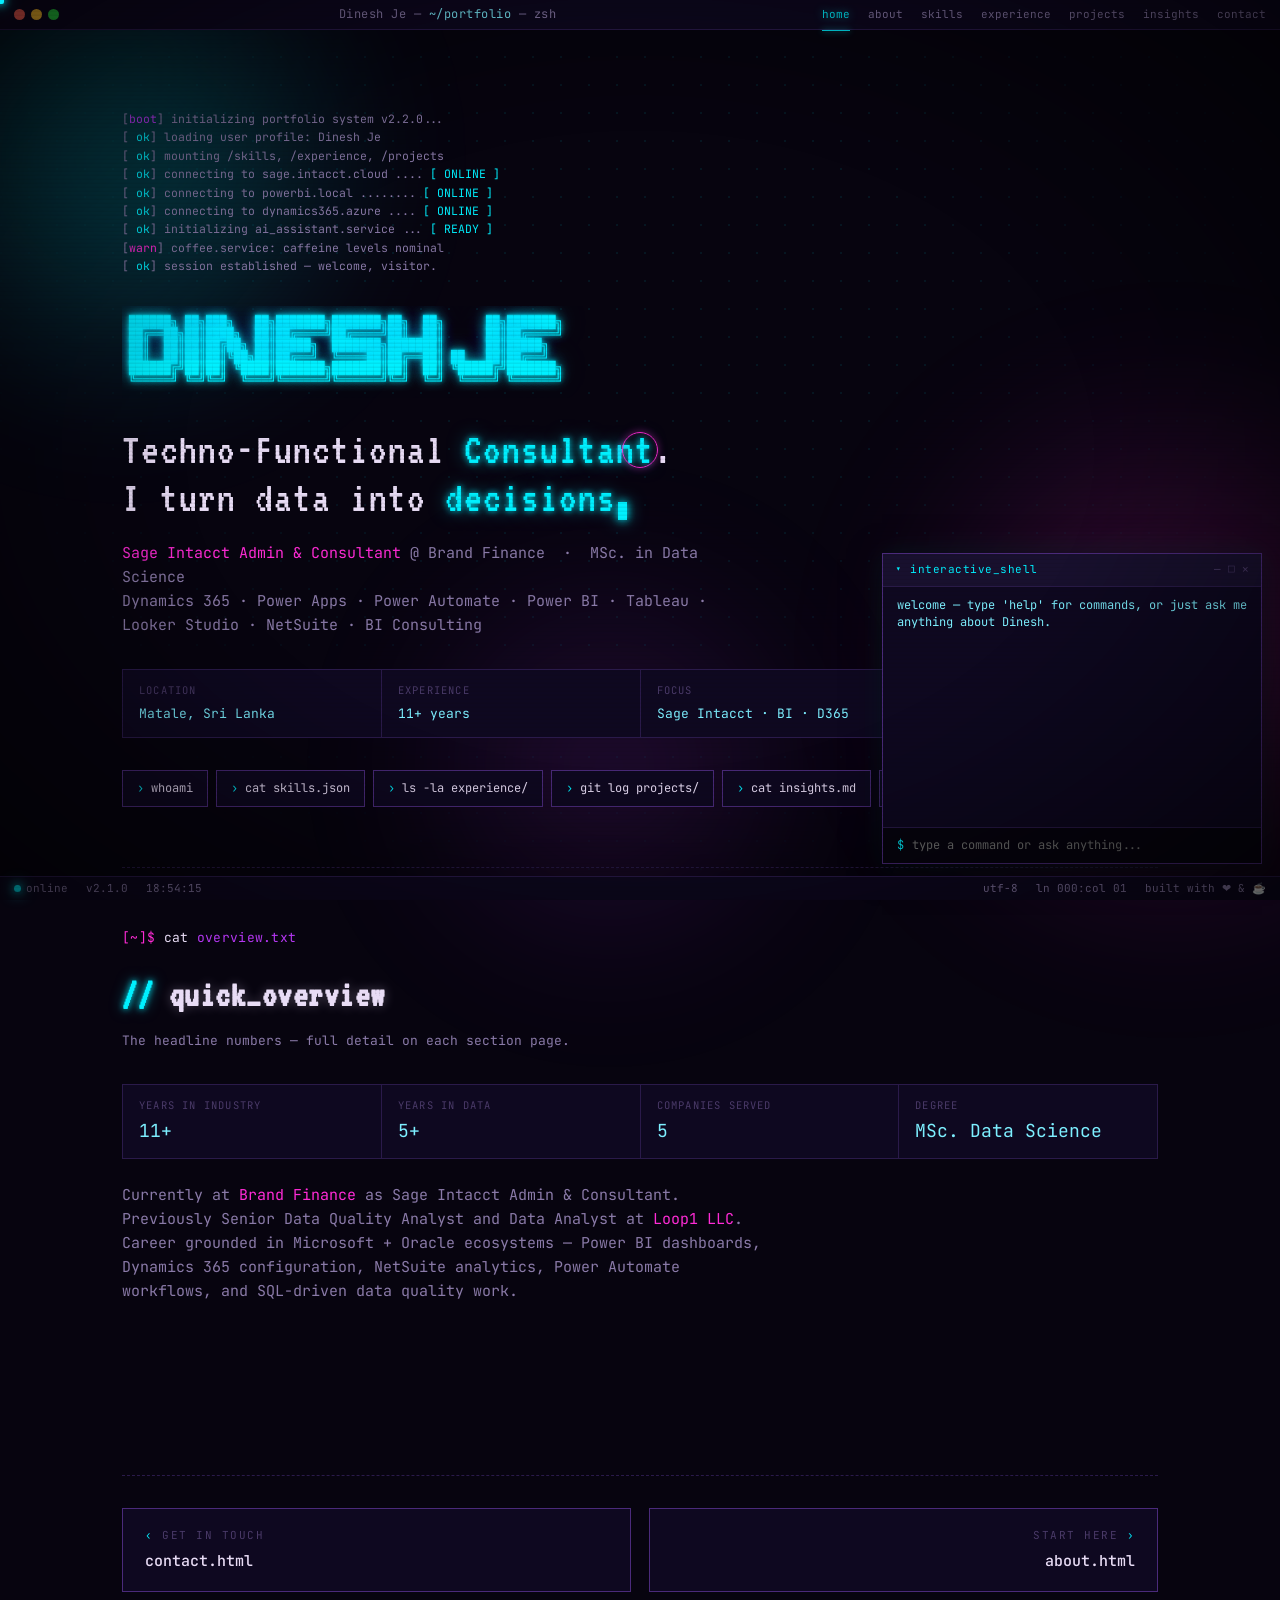
<file: index.html>
<!DOCTYPE html>
<html lang="en">
<head>
<meta charset="UTF-8" />
<meta name="viewport" content="width=device-width, initial-scale=1.0" />
<title>Dinesh Je — Techno-Functional Consultant | Power BI · MS Dynamics</title>
<meta name="description" content="Sage Intacct Admin & Consultant · MSc. in Data Science · Power BI · Dynamics 365 · 11+ years experience" />

<link rel="preconnect" href="https://fonts.googleapis.com">
<link rel="preconnect" href="https://fonts.gstatic.com" crossorigin>
<link href="https://fonts.googleapis.com/css2?family=JetBrains+Mono:ital,wght@0,300;0,400;0,500;0,700;0,800&family=VT323&display=swap" rel="stylesheet">
<link rel="stylesheet" href="assets/styles.css">
</head>
<body data-page="home">

<div class="ambient-glow glow-1"></div>
<div class="ambient-glow glow-2"></div>
<div class="ambient-glow glow-3"></div>
<div class="vignette"></div>

<!-- TITLE BAR -->
<div class="titlebar">
  <div class="traffic"><span class="r"></span><span class="y"></span><span class="g"></span></div>
  <div class="path">Dinesh Je — <span>~/portfolio</span> — zsh</div>
  <div class="tabs">
    <a href="index.html" data-nav="home">home</a>
    <a href="about.html" data-nav="about">about</a>
    <a href="skills.html" data-nav="skills">skills</a>
    <a href="experience.html" data-nav="experience">experience</a>
    <a href="projects.html" data-nav="projects">projects</a>
    <a href="insights.html" data-nav="insights">insights</a>
    <a href="contact.html" data-nav="contact">contact</a>
  </div>
</div>

<!-- MAIN -->
<main>

  <section class="landing-hero">
    <div class="boot-log" id="bootLog"></div>

    <div class="ascii-name">
 ██████╗ ██╗███╗   ██╗███████╗███████╗██╗  ██╗      ██╗███████╗
 ██╔══██╗██║████╗  ██║██╔════╝██╔════╝██║  ██║      ██║██╔════╝
 ██║  ██║██║██╔██╗ ██║█████╗  ███████╗███████║      ██║█████╗  
 ██║  ██║██║██║╚██╗██║██╔══╝  ╚════██║██╔══██║ ██   ██║██╔══╝  
 ██████╔╝██║██║ ╚████║███████╗███████║██║  ██║ ╚█████╔╝███████╗
 ╚═════╝ ╚═╝╚═╝  ╚═══╝╚══════╝╚══════╝╚═╝  ╚═╝  ╚════╝ ╚══════╝
    </div>

    <div class="role-line">
      Techno-Functional <span class="accent">Consultant</span>.<br>
      I turn data into <span class="accent">decisions</span><span class="cursor"></span>
    </div>

    <p class="tagline">
      <em>Sage Intacct Admin &amp; Consultant</em> @ Brand Finance &nbsp;·&nbsp; MSc. in Data Science<br>
      Dynamics 365 · Power Apps · Power Automate · Power BI · Tableau · Looker Studio · NetSuite · BI Consulting
    </p>

    <div class="hero-meta">
      <div><label>LOCATION</label><val>Matale, Sri Lanka</val></div>
      <div><label>EXPERIENCE</label><val>11+ years</val></div>
      <div><label>FOCUS</label><val>Sage Intacct · BI · D365</val></div>
      <div><label>STATUS</label><val>● Available</val></div>
    </div>

    <div class="quick-nav">
      <a href="about.html">whoami</a>
      <a href="skills.html">cat skills.json</a>
      <a href="experience.html">ls -la experience/</a>
      <a href="projects.html">git log projects/</a>
      <a href="insights.html">cat insights.md</a>
      <a href="contact.html">ssh contact</a>
    </div>
  </section>

  <!-- Quick overview cards -->
  <section class="reveal">
    <div class="prompt"><span class="cmd">cat</span> <span class="arg">overview.txt</span></div>
    <div class="section-head">
      <h2>quick_overview</h2>
      <p>The headline numbers — full detail on each section page.</p>
    </div>

    <div class="hero-meta" style="grid-template-columns: repeat(auto-fit, minmax(200px, 1fr)); margin-bottom: 24px;">
      <div><label>YEARS IN INDUSTRY</label><val style="font-size:18px;">11+</val></div>
      <div><label>YEARS IN DATA</label><val style="font-size:18px;">5+</val></div>
      <div><label>COMPANIES SERVED</label><val style="font-size:18px;">5</val></div>
      <div><label>DEGREE</label><val style="font-size:18px;">MSc. Data Science</val></div>
    </div>

    <p class="tagline" style="margin-top: 18px;">
      Currently at <em>Brand Finance</em> as Sage Intacct Admin &amp; Consultant. Previously
      Senior Data Quality Analyst and Data Analyst at <em>Loop1 LLC</em>. Career grounded
      in Microsoft + Oracle ecosystems — Power BI dashboards, Dynamics 365 configuration,
      NetSuite analytics, Power Automate workflows, and SQL-driven data quality work.
    </p>
  </section>

  <!-- Next nav -->
  <div class="page-nav">
    <a href="contact.html" class="prev">
      <span class="lbl">get in touch</span>
      <span class="ttl">contact.html</span>
    </a>
    <a href="about.html" class="next">
      <span class="lbl">start here</span>
      <span class="ttl">about.html</span>
    </a>
  </div>

</main>

<!-- MINI TERMINAL -->
<div class="mini-term" id="miniTerm">
  <div class="mt-head" onclick="document.getElementById('miniTerm').classList.toggle('collapsed')">
    <span class="title">interactive_shell</span>
    <span class="ctrl">— □ ✕</span>
  </div>
  <div class="mt-body" id="mtBody">
    <div class="mt-line ok">welcome — type 'help' to see what's possible.</div>
  </div>
  <div class="mt-input-row">
    <input class="mt-input" id="mtInput" autocomplete="off" spellcheck="false" placeholder="type a command..." />
  </div>
</div>

<!-- STATUS BAR -->
<div class="statusbar">
  <div class="left">
    <span><span class="dot"></span>online</span>
    <span>v2.1.0</span>
    <span id="clock">--:--:--</span>
  </div>
  <div class="right">
    <span>utf-8</span>
    <span>ln <span id="lnNum">001</span>:col 01</span>
    <span>built with ❤ &amp; ☕</span>
  </div>
</div>

<script src="assets/portfolio.js"></script>
</body>
</html>
</file>
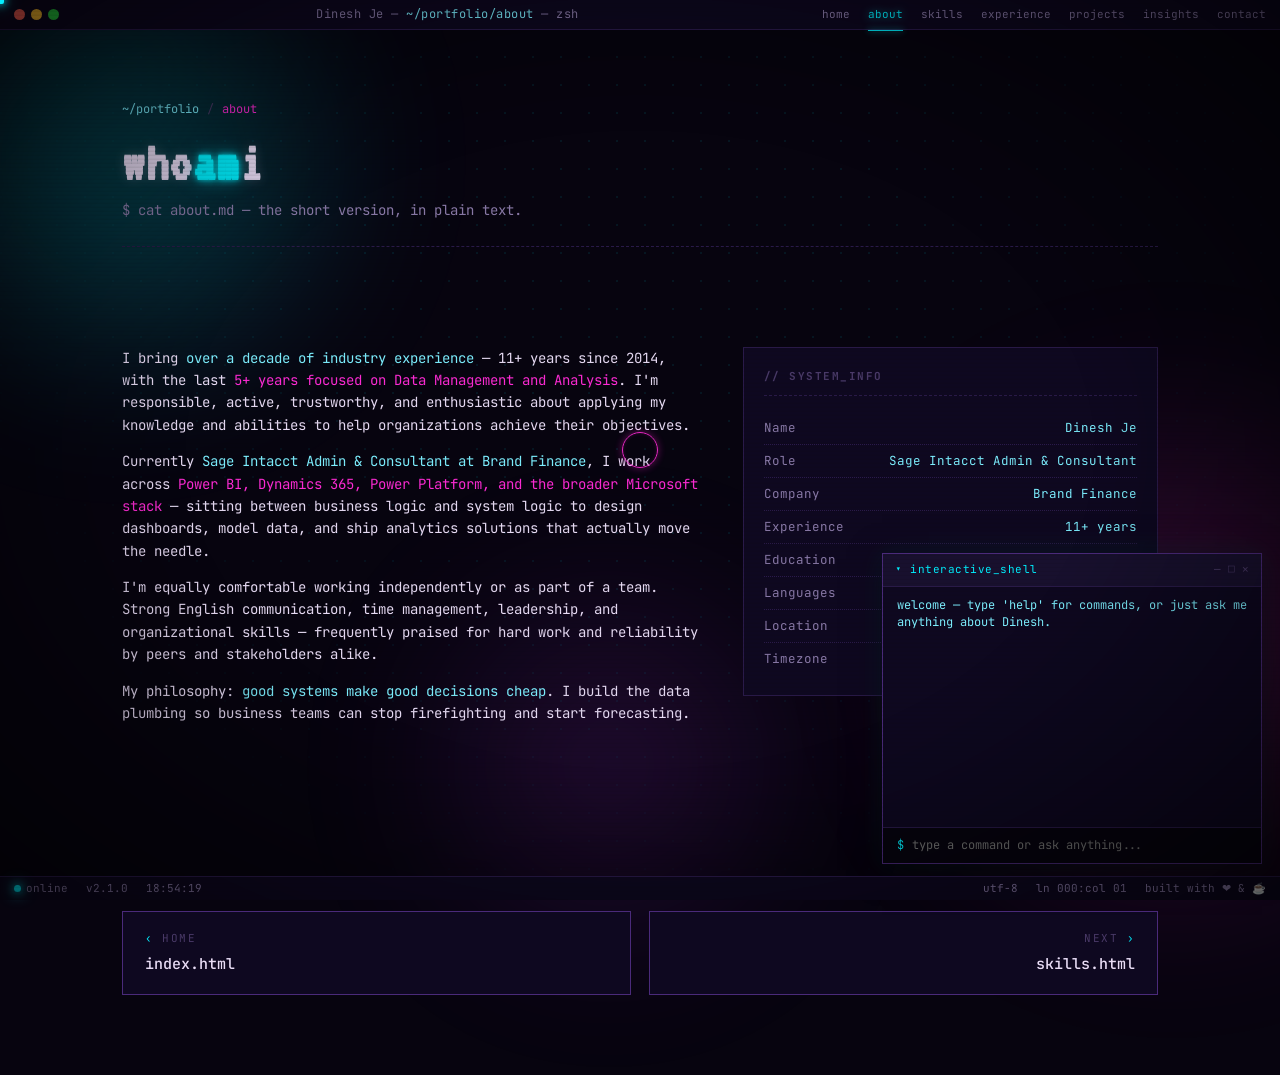
<file: about.html>
<!DOCTYPE html>
<html lang="en">
<head>
<meta charset="UTF-8" />
<meta name="viewport" content="width=device-width, initial-scale=1.0" />
<title>About — Dinesh Je</title>
<meta name="description" content="About Dinesh Je — Sage Intacct Admin & Consultant, MSc. in Data Science, 11+ years experience." />

<link rel="preconnect" href="https://fonts.googleapis.com">
<link rel="preconnect" href="https://fonts.gstatic.com" crossorigin>
<link href="https://fonts.googleapis.com/css2?family=JetBrains+Mono:ital,wght@0,300;0,400;0,500;0,700;0,800&family=VT323&display=swap" rel="stylesheet">
<link rel="stylesheet" href="assets/styles.css">
</head>
<body data-page="about">

<div class="ambient-glow glow-1"></div>
<div class="ambient-glow glow-2"></div>
<div class="ambient-glow glow-3"></div>
<div class="vignette"></div>

<div class="titlebar">
  <div class="traffic"><span class="r"></span><span class="y"></span><span class="g"></span></div>
  <div class="path">Dinesh Je — <span>~/portfolio/about</span> — zsh</div>
  <div class="tabs">
    <a href="index.html" data-nav="home">home</a>
    <a href="about.html" data-nav="about">about</a>
    <a href="skills.html" data-nav="skills">skills</a>
    <a href="experience.html" data-nav="experience">experience</a>
    <a href="projects.html" data-nav="projects">projects</a>
    <a href="insights.html" data-nav="insights">insights</a>
    <a href="contact.html" data-nav="contact">contact</a>
  </div>
</div>

<main>

  <header class="page-header">
    <div class="crumb">
      <a href="index.html">~/portfolio</a><span class="sep">/</span><span class="here">about</span>
    </div>
    <h1>who<span class="accent">am</span>i</h1>
    <p class="sub">$ cat about.md — the short version, in plain text.</p>
  </header>

  <section class="reveal">
    <div class="about-grid">
      <div class="about-text">
        <p>
          I bring <span class="hl">over a decade of industry experience</span> — 11+
          years since 2014, with the last <span class="key">5+ years focused on Data
          Management and Analysis</span>.
          I'm responsible, active, trustworthy, and enthusiastic about applying my
          knowledge and abilities to help organizations achieve their objectives.
        </p>
        <p>
          Currently <span class="hl">Sage Intacct Admin &amp; Consultant at Brand Finance</span>,
          I work across <span class="key">Power BI, Dynamics 365, Power Platform, and the
          broader Microsoft stack</span> — sitting between business logic and system logic
          to design dashboards, model data, and ship analytics solutions that actually move
          the needle.
        </p>
        <p>
          I'm equally comfortable working independently or as part of a team. Strong
          English communication, time management, leadership, and organizational skills —
          frequently praised for hard work and reliability by peers and stakeholders alike.
        </p>
        <p>
          My philosophy: <span class="hl">good systems make good decisions cheap</span>.
          I build the data plumbing so business teams can stop firefighting and start
          forecasting.
        </p>
      </div>

      <div class="about-card">
        <h4>// system_info</h4>
        <div class="row"><span class="k">Name</span><span class="v">Dinesh Je</span></div>
        <div class="row"><span class="k">Role</span><span class="v">Sage Intacct Admin &amp; Consultant</span></div>
        <div class="row"><span class="k">Company</span><span class="v">Brand Finance</span></div>
        <div class="row"><span class="k">Experience</span><span class="v">11+ years</span></div>
        <div class="row"><span class="k">Education</span><span class="v">MSc. in Data Science</span></div>
        <div class="row"><span class="k">Languages</span><span class="v">English · Tamil</span></div>
        <div class="row"><span class="k">Location</span><span class="v">Matale, Sri Lanka</span></div>
        <div class="row"><span class="k">Timezone</span><span class="v">UTC+5:30 (SLST)</span></div>
      </div>
    </div>
  </section>

  <div class="page-nav">
    <a href="index.html" class="prev">
      <span class="lbl">home</span>
      <span class="ttl">index.html</span>
    </a>
    <a href="skills.html" class="next">
      <span class="lbl">next</span>
      <span class="ttl">skills.html</span>
    </a>
  </div>

</main>

<div class="mini-term" id="miniTerm">
  <div class="mt-head" onclick="document.getElementById('miniTerm').classList.toggle('collapsed')">
    <span class="title">interactive_shell</span>
    <span class="ctrl">— □ ✕</span>
  </div>
  <div class="mt-body" id="mtBody">
    <div class="mt-line ok">page: /about — type 'help' for commands.</div>
  </div>
  <div class="mt-input-row">
    <input class="mt-input" id="mtInput" autocomplete="off" spellcheck="false" placeholder="type a command..." />
  </div>
</div>

<div class="statusbar">
  <div class="left">
    <span><span class="dot"></span>online</span>
    <span>v2.1.0</span>
    <span id="clock">--:--:--</span>
  </div>
  <div class="right">
    <span>utf-8</span>
    <span>ln <span id="lnNum">001</span>:col 01</span>
    <span>built with ❤ &amp; ☕</span>
  </div>
</div>

<script src="assets/portfolio.js"></script>
</body>
</html>
</file>
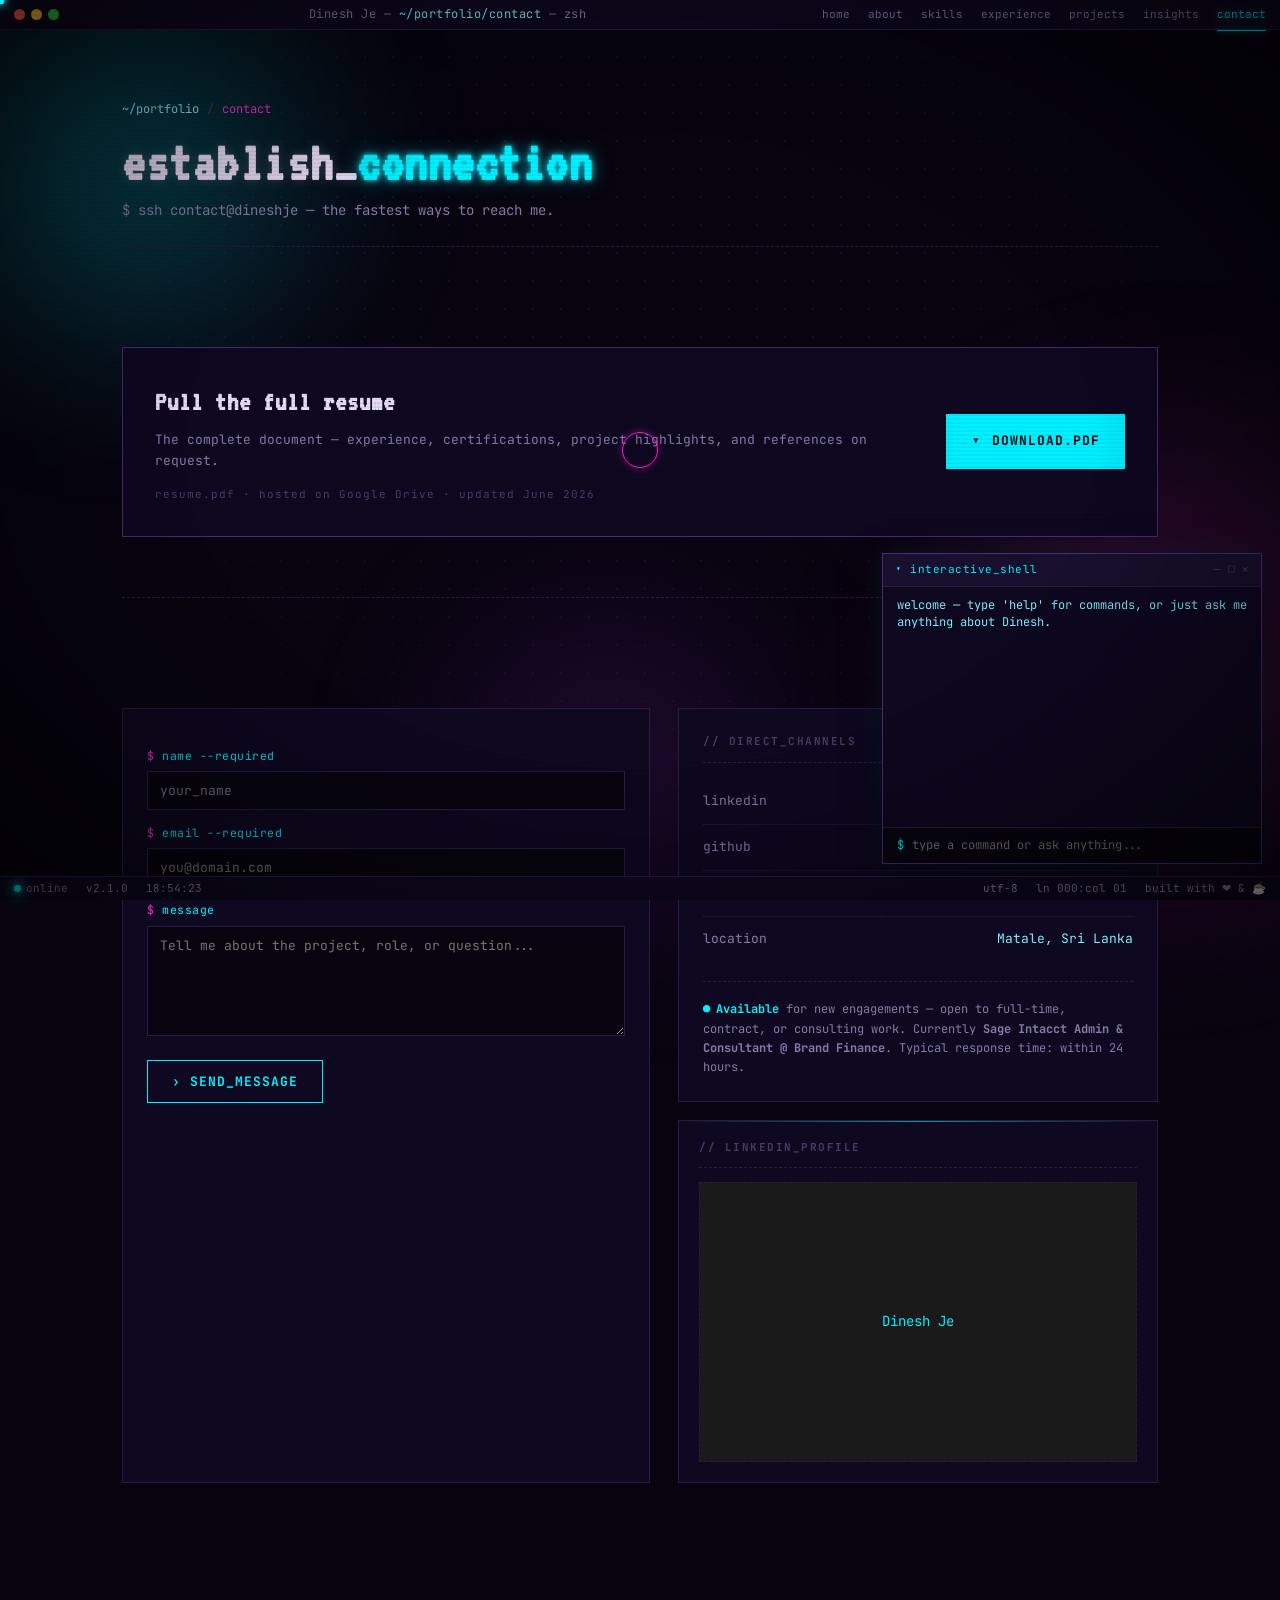
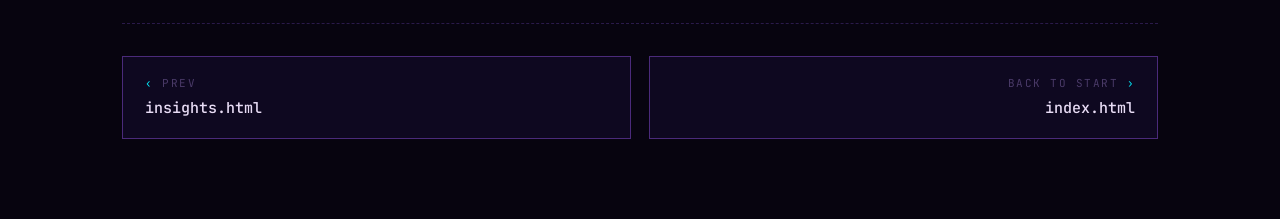
<file: contact.html>
<!DOCTYPE html>
<html lang="en">
<head>
<meta charset="UTF-8" />
<meta name="viewport" content="width=device-width, initial-scale=1.0" />
<title>Contact — Dinesh Je</title>
<meta name="description" content="Get in touch with Dinesh Je — LinkedIn, GitHub, email. Available for new engagements." />

<link rel="preconnect" href="https://fonts.googleapis.com">
<link rel="preconnect" href="https://fonts.gstatic.com" crossorigin>
<link href="https://fonts.googleapis.com/css2?family=JetBrains+Mono:ital,wght@0,300;0,400;0,500;0,700;0,800&family=VT323&display=swap" rel="stylesheet">
<link rel="stylesheet" href="assets/styles.css">
</head>
<body data-page="contact">

<div class="ambient-glow glow-1"></div>
<div class="ambient-glow glow-2"></div>
<div class="ambient-glow glow-3"></div>
<div class="vignette"></div>

<div class="titlebar">
  <div class="traffic"><span class="r"></span><span class="y"></span><span class="g"></span></div>
  <div class="path">Dinesh Je — <span>~/portfolio/contact</span> — zsh</div>
  <div class="tabs">
    <a href="index.html" data-nav="home">home</a>
    <a href="about.html" data-nav="about">about</a>
    <a href="skills.html" data-nav="skills">skills</a>
    <a href="experience.html" data-nav="experience">experience</a>
    <a href="projects.html" data-nav="projects">projects</a>
    <a href="insights.html" data-nav="insights">insights</a>
    <a href="contact.html" data-nav="contact">contact</a>
  </div>
</div>

<main>

  <header class="page-header">
    <div class="crumb">
      <a href="index.html">~/portfolio</a><span class="sep">/</span><span class="here">contact</span>
    </div>
    <h1>establish_<span class="accent">connection</span></h1>
    <p class="sub">$ ssh contact@dineshje — the fastest ways to reach me.</p>
  </header>

  <!-- Resume download block -->
  <section class="reveal" style="margin-bottom: 50px;">
    <div class="resume-block">
      <div>
        <h3>Pull the full resume</h3>
        <p>The complete document — experience, certifications, project highlights, and references on request.</p>
        <div class="file-info">resume.pdf · hosted on Google Drive · updated June 2026</div>
      </div>
      <a href="https://drive.google.com/file/d/1g-wIZszqzGVdr0JV-g0wyLQx5re_cCbo/view?usp=sharing" 
   class="download-btn" 
   target="_blank" 
   rel="noopener">download.pdf</a>
    </div>
  </section>

  <section class="reveal">
    <div class="contact-grid">
      <form class="contact-form" id="contactForm">
  <input type="hidden" name="access_key" value="b8e44e59-e254-422a-b6a2-8f8e8af1e275">
  <input type="hidden" name="subject" value="New message from portfolio site">
  <input type="hidden" name="from_name" value="Portfolio Visitor">
  <input type="checkbox" name="botcheck" style="display:none">
        <label>name --required</label>
        <input type="text" name="name" placeholder="your_name" required>

        <label>email --required</label>
        <input type="email" name="email" placeholder="you@domain.com" required>

        <label>message</label>
        <textarea name="message" placeholder="Tell me about the project, role, or question..."></textarea>

        <button type="submit" class="send-btn">› send_message</button>
      </form>

      <div class="contact-right">
        <div class="contact-info">
          <h4>// direct_channels</h4>
          <a class="link" href="https://www.linkedin.com/in/dinesh-jebamalai" target="_blank" rel="noopener"><span class="k">linkedin</span><span class="v">/in/dinesh-jebamalai</span></a>
          <a class="link" href="https://github.com/Dinesh-Je" target="_blank" rel="noopener"><span class="k">github</span><span class="v">/Dinesh-Je</span></a>
          <a class="link" href="mailto:dinesh.je94@gmail.com"><span class="k">email</span><span class="v">dinesh.je94@gmail.com</span></a>
          <a class="link" href="#"><span class="k">location</span><span class="v">Matale, Sri Lanka</span></a>

          <div class="availability">
            <span class="status">Available</span> for new engagements — open to full-time, contract, or consulting work.
            Currently <strong>Sage Intacct Admin &amp; Consultant @ Brand Finance</strong>.
            Typical response time: within 24 hours.
          </div>
        </div>

        <div class="li-badge-card">
          <h4>// linkedin_profile</h4>
          <div class="badge-wrap">
            <div class="badge-base LI-profile-badge" data-locale="en_US" data-size="medium" data-theme="dark" data-type="VERTICAL" data-vanity="dinesh-jebamalai" data-version="v1">
              <a class="badge-base__link LI-simple-link" href="https://lk.linkedin.com/in/dinesh-jebamalai?trk=profile-badge">Dinesh Je</a>
            </div>
          </div>
        </div>
      </div>
    </div>
  </section>

  <div class="page-nav">
    <a href="insights.html" class="prev">
      <span class="lbl">prev</span>
      <span class="ttl">insights.html</span>
    </a>
    <a href="index.html" class="next">
      <span class="lbl">back to start</span>
      <span class="ttl">index.html</span>
    </a>
  </div>

</main>

<div class="mini-term" id="miniTerm">
  <div class="mt-head" onclick="document.getElementById('miniTerm').classList.toggle('collapsed')">
    <span class="title">interactive_shell</span>
    <span class="ctrl">— □ ✕</span>
  </div>
  <div class="mt-body" id="mtBody">
    <div class="mt-line ok">page: /contact — type 'help' for commands.</div>
  </div>
  <div class="mt-input-row">
    <input class="mt-input" id="mtInput" autocomplete="off" spellcheck="false" placeholder="type a command..." />
  </div>
</div>

<div class="statusbar">
  <div class="left">
    <span><span class="dot"></span>online</span>
    <span>v2.1.0</span>
    <span id="clock">--:--:--</span>
  </div>
  <div class="right">
    <span>utf-8</span>
    <span>ln <span id="lnNum">001</span>:col 01</span>
    <span>built with ❤ &amp; ☕</span>
  </div>
</div>

<script src="assets/portfolio.js"></script>
<script src="https://platform.linkedin.com/badges/js/profile.js" async defer type="text/javascript"></script>
</body>
</html>
</file>
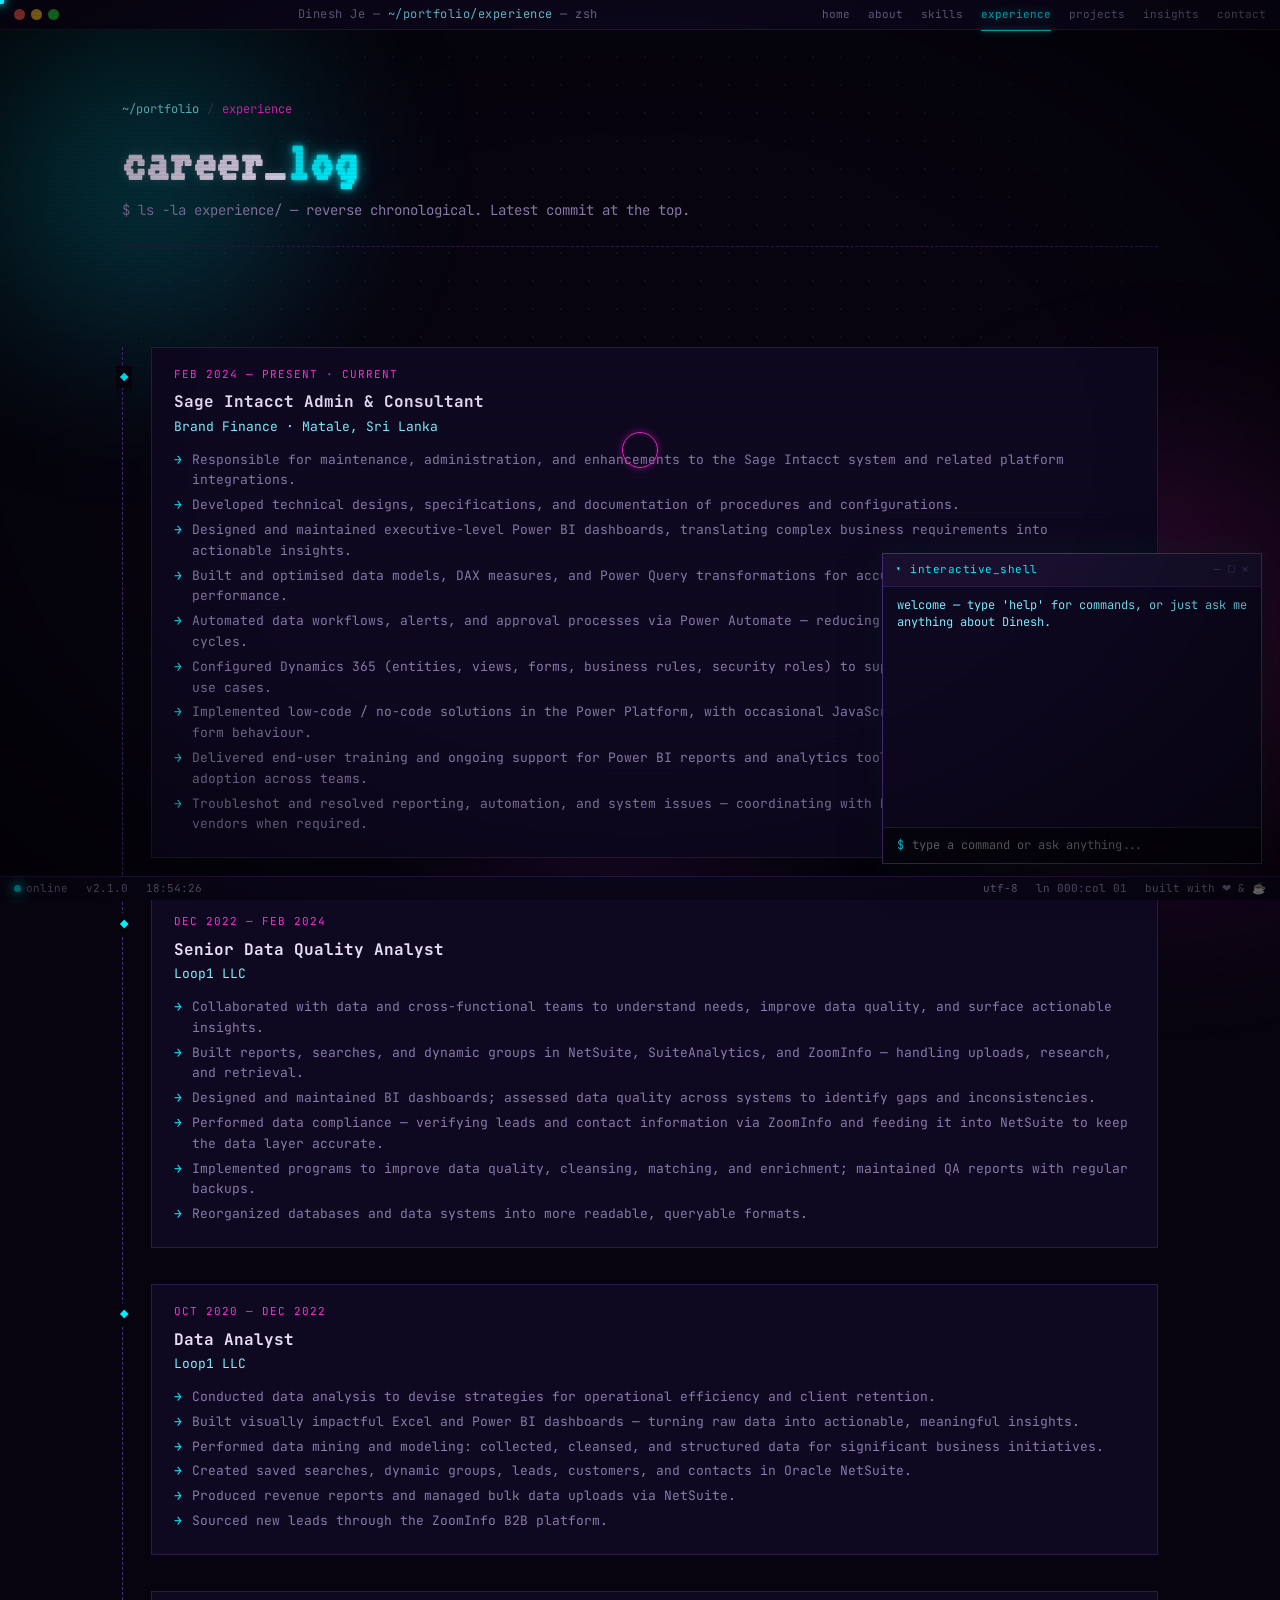
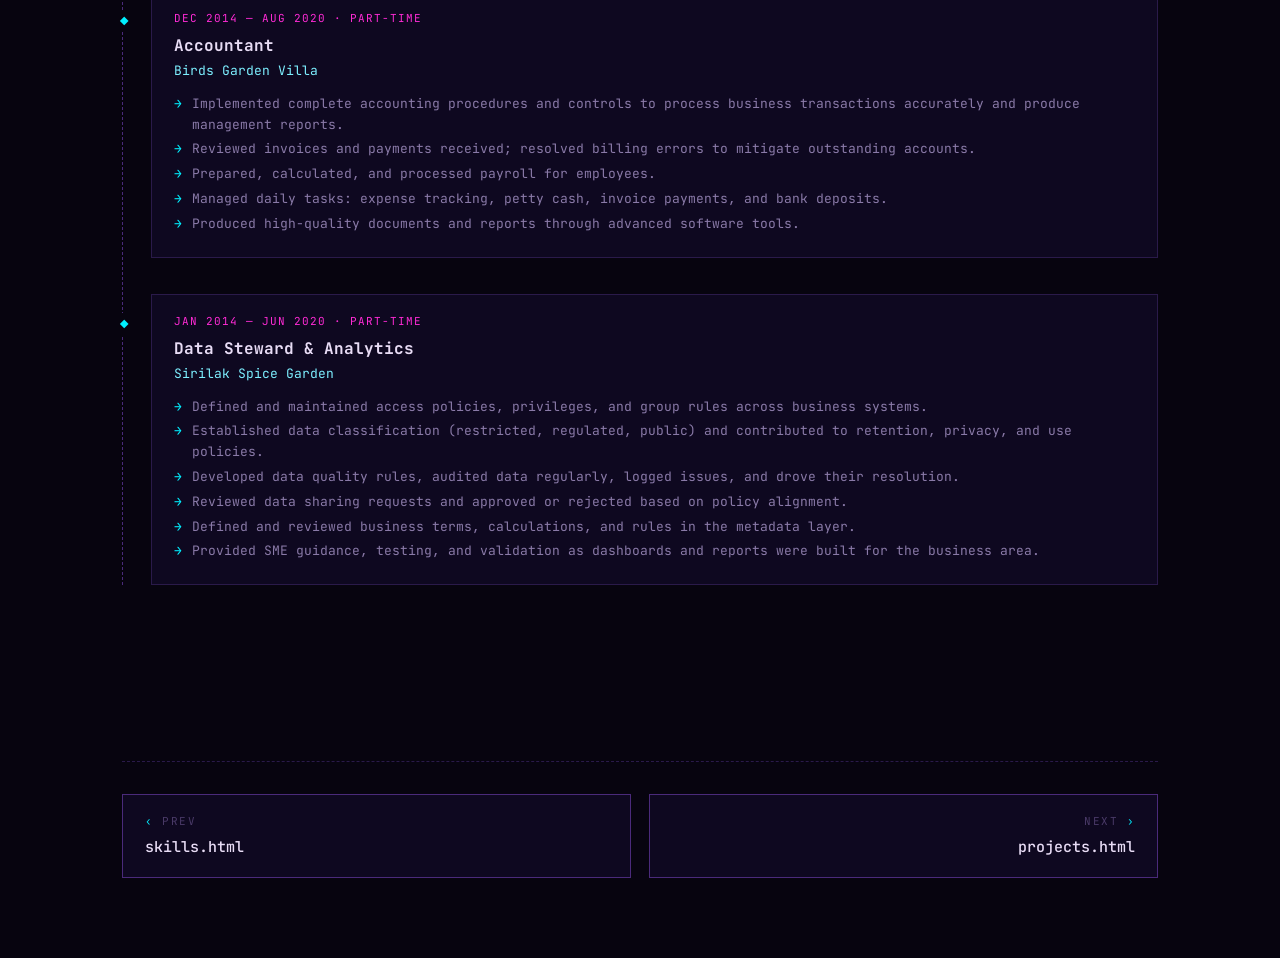
<file: experience.html>
<!DOCTYPE html>
<html lang="en">
<head>
<meta charset="UTF-8" />
<meta name="viewport" content="width=device-width, initial-scale=1.0" />
<title>Experience — Dinesh Je</title>
<meta name="description" content="Career timeline — Brand Finance, Loop1 LLC, and more. Reverse chronological." />

<link rel="preconnect" href="https://fonts.googleapis.com">
<link rel="preconnect" href="https://fonts.gstatic.com" crossorigin>
<link href="https://fonts.googleapis.com/css2?family=JetBrains+Mono:ital,wght@0,300;0,400;0,500;0,700;0,800&family=VT323&display=swap" rel="stylesheet">
<link rel="stylesheet" href="assets/styles.css">
</head>
<body data-page="experience">

<div class="ambient-glow glow-1"></div>
<div class="ambient-glow glow-2"></div>
<div class="ambient-glow glow-3"></div>
<div class="vignette"></div>

<div class="titlebar">
  <div class="traffic"><span class="r"></span><span class="y"></span><span class="g"></span></div>
  <div class="path">Dinesh Je — <span>~/portfolio/experience</span> — zsh</div>
  <div class="tabs">
    <a href="index.html" data-nav="home">home</a>
    <a href="about.html" data-nav="about">about</a>
    <a href="skills.html" data-nav="skills">skills</a>
    <a href="experience.html" data-nav="experience">experience</a>
    <a href="projects.html" data-nav="projects">projects</a>
    <a href="insights.html" data-nav="insights">insights</a>
    <a href="contact.html" data-nav="contact">contact</a>
  </div>
</div>

<main>

  <header class="page-header">
    <div class="crumb">
      <a href="index.html">~/portfolio</a><span class="sep">/</span><span class="here">experience</span>
    </div>
    <h1>career_<span class="accent">log</span></h1>
    <p class="sub">$ ls -la experience/ — reverse chronological. Latest commit at the top.</p>
  </header>

  <section class="reveal">
    <div class="exp-timeline">
      <div class="exp-item">
        <div class="when">Feb 2024 — Present · current</div>
        <div class="role">Sage Intacct Admin &amp; Consultant</div>
        <div class="org">Brand Finance · Matale, Sri Lanka</div>
        <ul>
          <li>Responsible for maintenance, administration, and enhancements to the Sage Intacct system and related platform integrations.</li>
          <li>Developed technical designs, specifications, and documentation of procedures and configurations.</li>
          <li>Designed and maintained executive-level Power BI dashboards, translating complex business requirements into actionable insights.</li>
          <li>Built and optimised data models, DAX measures, and Power Query transformations for accuracy, scalability, and performance.</li>
          <li>Automated data workflows, alerts, and approval processes via Power Automate — reducing manual effort across reporting cycles.</li>
          <li>Configured Dynamics 365 (entities, views, forms, business rules, security roles) to support reporting and analytics use cases.</li>
          <li>Implemented low-code / no-code solutions in the Power Platform, with occasional JavaScript enhancements for advanced form behaviour.</li>
          <li>Delivered end-user training and ongoing support for Power BI reports and analytics tools, driving data-driven adoption across teams.</li>
          <li>Troubleshot and resolved reporting, automation, and system issues — coordinating with Microsoft and third-party vendors when required.</li>
        </ul>
      </div>

      <div class="exp-item">
        <div class="when">Dec 2022 — Feb 2024</div>
        <div class="role">Senior Data Quality Analyst</div>
        <div class="org">Loop1 LLC</div>
        <ul>
          <li>Collaborated with data and cross-functional teams to understand needs, improve data quality, and surface actionable insights.</li>
          <li>Built reports, searches, and dynamic groups in NetSuite, SuiteAnalytics, and ZoomInfo — handling uploads, research, and retrieval.</li>
          <li>Designed and maintained BI dashboards; assessed data quality across systems to identify gaps and inconsistencies.</li>
          <li>Performed data compliance — verifying leads and contact information via ZoomInfo and feeding it into NetSuite to keep the data layer accurate.</li>
          <li>Implemented programs to improve data quality, cleansing, matching, and enrichment; maintained QA reports with regular backups.</li>
          <li>Reorganized databases and data systems into more readable, queryable formats.</li>
        </ul>
      </div>

      <div class="exp-item">
        <div class="when">Oct 2020 — Dec 2022</div>
        <div class="role">Data Analyst</div>
        <div class="org">Loop1 LLC</div>
        <ul>
          <li>Conducted data analysis to devise strategies for operational efficiency and client retention.</li>
          <li>Built visually impactful Excel and Power BI dashboards — turning raw data into actionable, meaningful insights.</li>
          <li>Performed data mining and modeling: collected, cleansed, and structured data for significant business initiatives.</li>
          <li>Created saved searches, dynamic groups, leads, customers, and contacts in Oracle NetSuite.</li>
          <li>Produced revenue reports and managed bulk data uploads via NetSuite.</li>
          <li>Sourced new leads through the ZoomInfo B2B platform.</li>
        </ul>
      </div>

      <div class="exp-item">
        <div class="when">Dec 2014 — Aug 2020 · part-time</div>
        <div class="role">Accountant</div>
        <div class="org">Birds Garden Villa</div>
        <ul>
          <li>Implemented complete accounting procedures and controls to process business transactions accurately and produce management reports.</li>
          <li>Reviewed invoices and payments received; resolved billing errors to mitigate outstanding accounts.</li>
          <li>Prepared, calculated, and processed payroll for employees.</li>
          <li>Managed daily tasks: expense tracking, petty cash, invoice payments, and bank deposits.</li>
          <li>Produced high-quality documents and reports through advanced software tools.</li>
        </ul>
      </div>

      <div class="exp-item">
        <div class="when">Jan 2014 — Jun 2020 · part-time</div>
        <div class="role">Data Steward &amp; Analytics</div>
        <div class="org">Sirilak Spice Garden</div>
        <ul>
          <li>Defined and maintained access policies, privileges, and group rules across business systems.</li>
          <li>Established data classification (restricted, regulated, public) and contributed to retention, privacy, and use policies.</li>
          <li>Developed data quality rules, audited data regularly, logged issues, and drove their resolution.</li>
          <li>Reviewed data sharing requests and approved or rejected based on policy alignment.</li>
          <li>Defined and reviewed business terms, calculations, and rules in the metadata layer.</li>
          <li>Provided SME guidance, testing, and validation as dashboards and reports were built for the business area.</li>
        </ul>
      </div>
    </div>
  </section>

  <div class="page-nav">
    <a href="skills.html" class="prev">
      <span class="lbl">prev</span>
      <span class="ttl">skills.html</span>
    </a>
    <a href="projects.html" class="next">
      <span class="lbl">next</span>
      <span class="ttl">projects.html</span>
    </a>
  </div>

</main>

<div class="mini-term" id="miniTerm">
  <div class="mt-head" onclick="document.getElementById('miniTerm').classList.toggle('collapsed')">
    <span class="title">interactive_shell</span>
    <span class="ctrl">— □ ✕</span>
  </div>
  <div class="mt-body" id="mtBody">
    <div class="mt-line ok">page: /experience — type 'help' for commands.</div>
  </div>
  <div class="mt-input-row">
    <input class="mt-input" id="mtInput" autocomplete="off" spellcheck="false" placeholder="type a command..." />
  </div>
</div>

<div class="statusbar">
  <div class="left">
    <span><span class="dot"></span>online</span>
    <span>v2.1.0</span>
    <span id="clock">--:--:--</span>
  </div>
  <div class="right">
    <span>utf-8</span>
    <span>ln <span id="lnNum">001</span>:col 01</span>
    <span>built with ❤ &amp; ☕</span>
  </div>
</div>

<script src="assets/portfolio.js"></script>
</body>
</html>
</file>
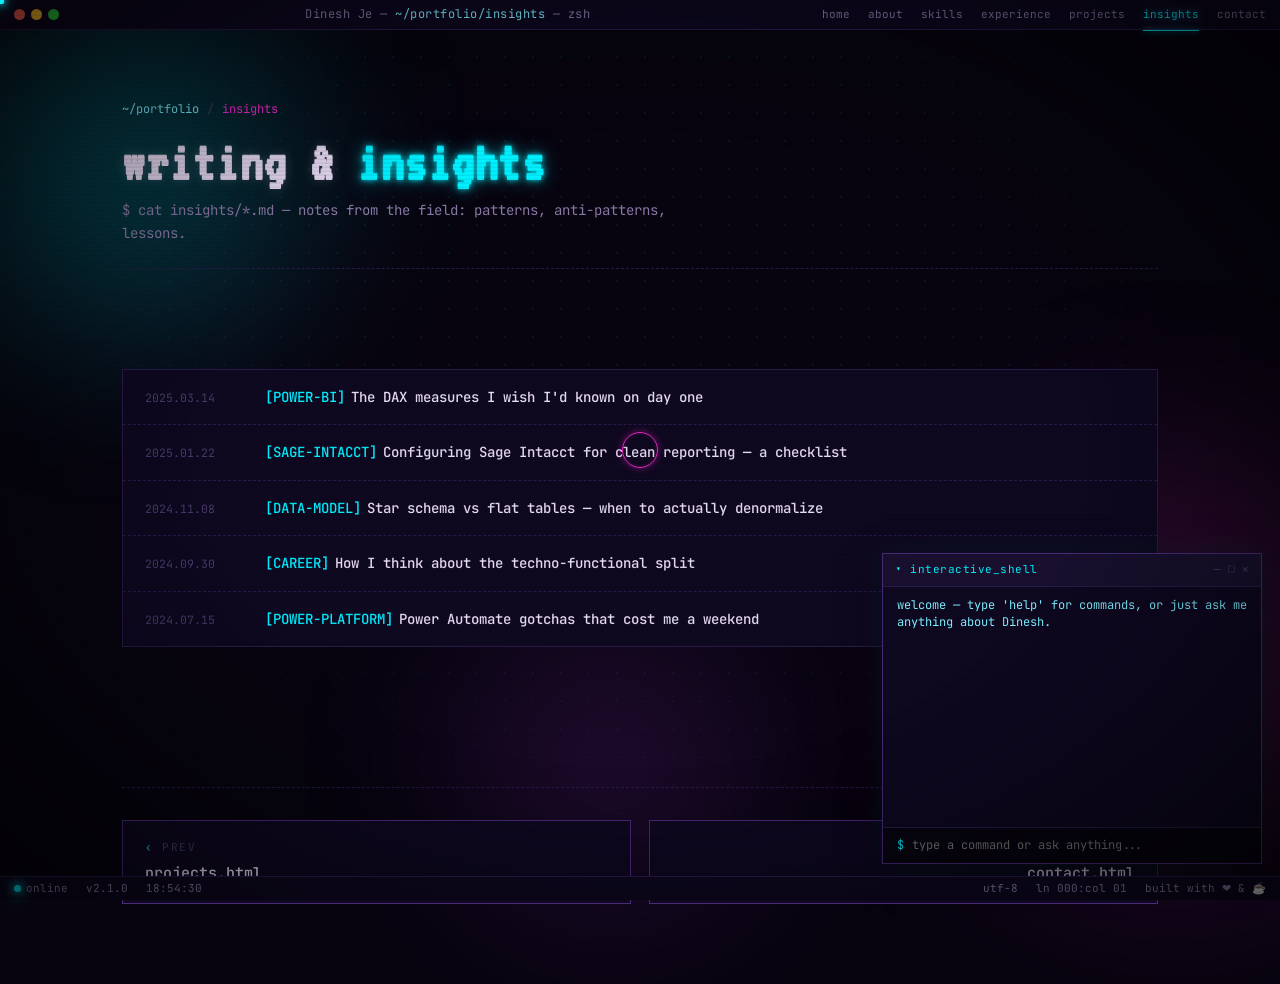
<file: insights.html>
<!DOCTYPE html>
<html lang="en">
<head>
<meta charset="UTF-8" />
<meta name="viewport" content="width=device-width, initial-scale=1.0" />
<title>Insights — Dinesh Je</title>
<meta name="description" content="Writing & insights — notes on Power BI, Dynamics 365, and the techno-functional craft." />

<link rel="preconnect" href="https://fonts.googleapis.com">
<link rel="preconnect" href="https://fonts.gstatic.com" crossorigin>
<link href="https://fonts.googleapis.com/css2?family=JetBrains+Mono:ital,wght@0,300;0,400;0,500;0,700;0,800&family=VT323&display=swap" rel="stylesheet">
<link rel="stylesheet" href="assets/styles.css">
</head>
<body data-page="insights">

<div class="ambient-glow glow-1"></div>
<div class="ambient-glow glow-2"></div>
<div class="ambient-glow glow-3"></div>
<div class="vignette"></div>

<div class="titlebar">
  <div class="traffic"><span class="r"></span><span class="y"></span><span class="g"></span></div>
  <div class="path">Dinesh Je — <span>~/portfolio/insights</span> — zsh</div>
  <div class="tabs">
    <a href="index.html" data-nav="home">home</a>
    <a href="about.html" data-nav="about">about</a>
    <a href="skills.html" data-nav="skills">skills</a>
    <a href="experience.html" data-nav="experience">experience</a>
    <a href="projects.html" data-nav="projects">projects</a>
    <a href="insights.html" data-nav="insights">insights</a>
    <a href="contact.html" data-nav="contact">contact</a>
  </div>
</div>

<main>

  <header class="page-header">
    <div class="crumb">
      <a href="index.html">~/portfolio</a><span class="sep">/</span><span class="here">insights</span>
    </div>
    <h1>writing &amp; <span class="accent">insights</span></h1>
    <p class="sub">$ cat insights/*.md — notes from the field: patterns, anti-patterns, lessons.</p>
  </header>

  <section class="reveal">
    <div class="insight-list">
      <div class="insight">
        <span class="date">2025.03.14</span>
        <span class="title"><span class="topic">[POWER-BI]</span>The DAX measures I wish I'd known on day one</span>
        <span class="read">read →</span>
      </div>
      <div class="insight">
        <span class="date">2025.01.22</span>
        <span class="title"><span class="topic">[SAGE-INTACCT]</span>Configuring Sage Intacct for clean reporting — a checklist</span>
        <span class="read">read →</span>
      </div>
      <div class="insight">
        <span class="date">2024.11.08</span>
        <span class="title"><span class="topic">[DATA-MODEL]</span>Star schema vs flat tables — when to actually denormalize</span>
        <span class="read">read →</span>
      </div>
      <div class="insight">
        <span class="date">2024.09.30</span>
        <span class="title"><span class="topic">[CAREER]</span>How I think about the techno-functional split</span>
        <span class="read">read →</span>
      </div>
      <div class="insight">
        <span class="date">2024.07.15</span>
        <span class="title"><span class="topic">[POWER-PLATFORM]</span>Power Automate gotchas that cost me a weekend</span>
        <span class="read">read →</span>
      </div>
    </div>
  </section>

  <div class="page-nav">
    <a href="projects.html" class="prev">
      <span class="lbl">prev</span>
      <span class="ttl">projects.html</span>
    </a>
    <a href="contact.html" class="next">
      <span class="lbl">next</span>
      <span class="ttl">contact.html</span>
    </a>
  </div>

</main>

<div class="mini-term" id="miniTerm">
  <div class="mt-head" onclick="document.getElementById('miniTerm').classList.toggle('collapsed')">
    <span class="title">interactive_shell</span>
    <span class="ctrl">— □ ✕</span>
  </div>
  <div class="mt-body" id="mtBody">
    <div class="mt-line ok">page: /insights — type 'help' for commands.</div>
  </div>
  <div class="mt-input-row">
    <input class="mt-input" id="mtInput" autocomplete="off" spellcheck="false" placeholder="type a command..." />
  </div>
</div>

<div class="statusbar">
  <div class="left">
    <span><span class="dot"></span>online</span>
    <span>v2.1.0</span>
    <span id="clock">--:--:--</span>
  </div>
  <div class="right">
    <span>utf-8</span>
    <span>ln <span id="lnNum">001</span>:col 01</span>
    <span>built with ❤ &amp; ☕</span>
  </div>
</div>

<script src="assets/portfolio.js"></script>
</body>
</html>
</file>
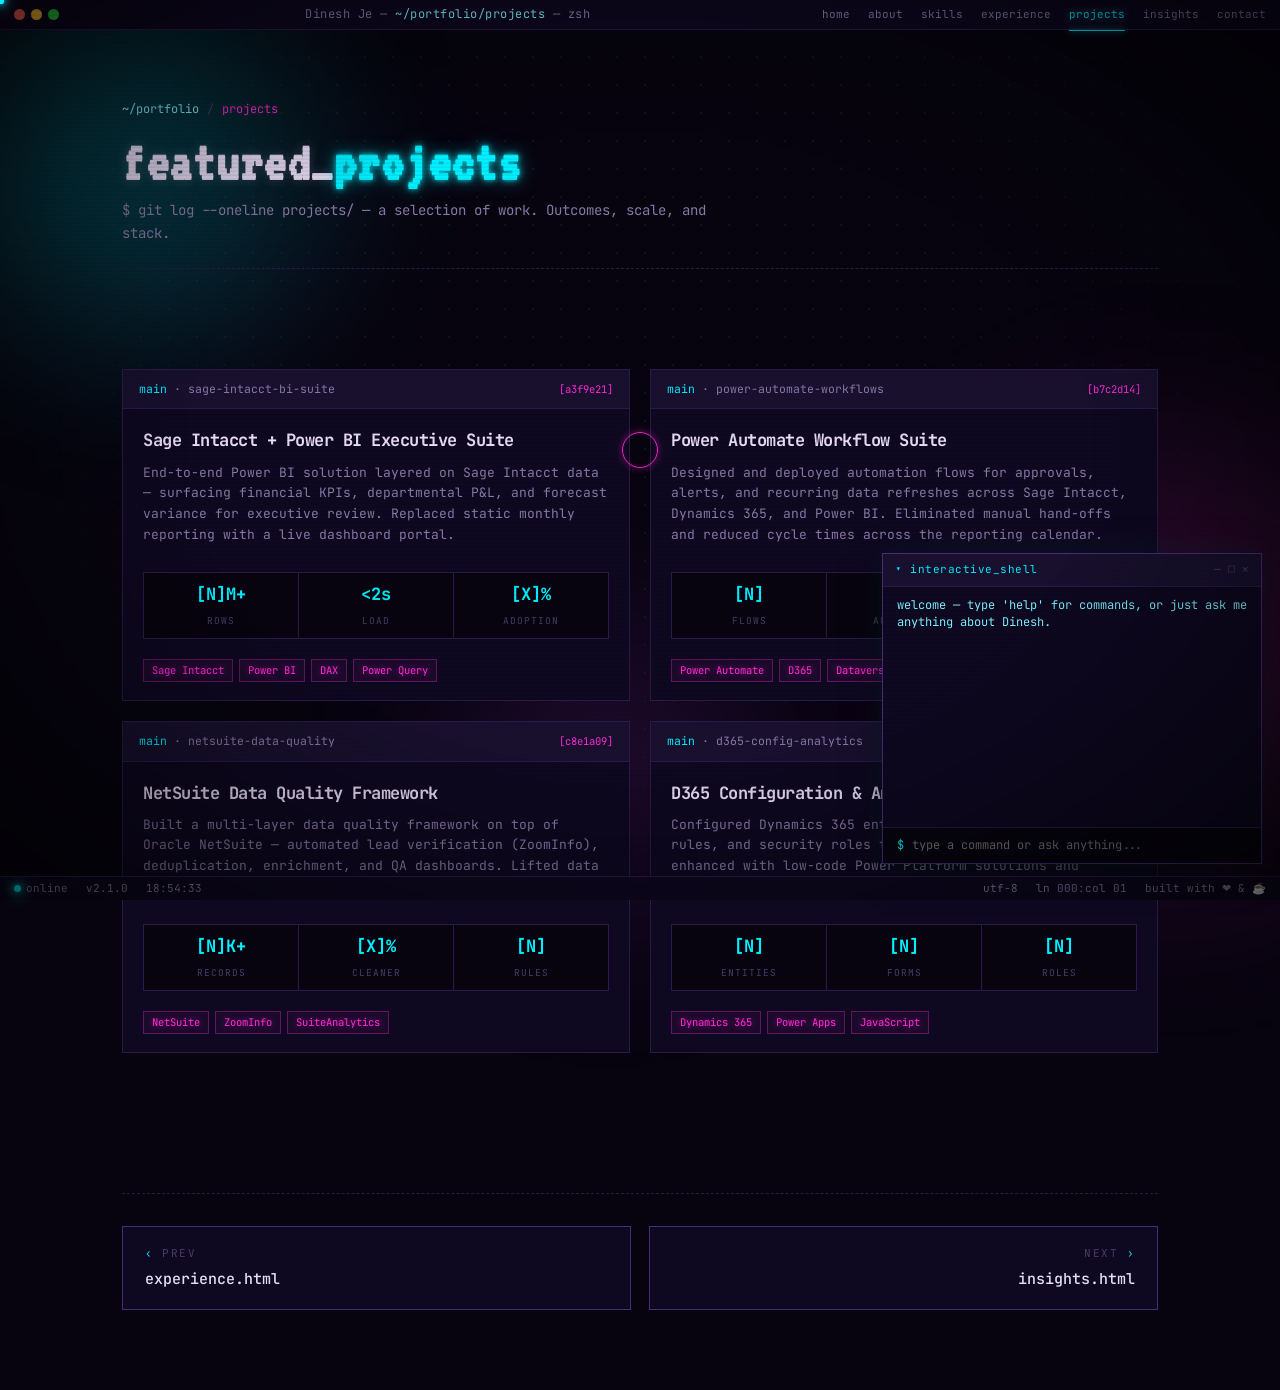
<file: projects.html>
<!DOCTYPE html>
<html lang="en">
<head>
<meta charset="UTF-8" />
<meta name="viewport" content="width=device-width, initial-scale=1.0" />
<title>Projects — Dinesh Je</title>
<meta name="description" content="Featured projects — Sage Intacct + Power BI, Power Automate workflows, NetSuite data quality, D365 configuration." />

<link rel="preconnect" href="https://fonts.googleapis.com">
<link rel="preconnect" href="https://fonts.gstatic.com" crossorigin>
<link href="https://fonts.googleapis.com/css2?family=JetBrains+Mono:ital,wght@0,300;0,400;0,500;0,700;0,800&family=VT323&display=swap" rel="stylesheet">
<link rel="stylesheet" href="assets/styles.css">
</head>
<body data-page="projects">

<div class="ambient-glow glow-1"></div>
<div class="ambient-glow glow-2"></div>
<div class="ambient-glow glow-3"></div>
<div class="vignette"></div>

<div class="titlebar">
  <div class="traffic"><span class="r"></span><span class="y"></span><span class="g"></span></div>
  <div class="path">Dinesh Je — <span>~/portfolio/projects</span> — zsh</div>
  <div class="tabs">
    <a href="index.html" data-nav="home">home</a>
    <a href="about.html" data-nav="about">about</a>
    <a href="skills.html" data-nav="skills">skills</a>
    <a href="experience.html" data-nav="experience">experience</a>
    <a href="projects.html" data-nav="projects">projects</a>
    <a href="insights.html" data-nav="insights">insights</a>
    <a href="contact.html" data-nav="contact">contact</a>
  </div>
</div>

<main>

  <header class="page-header">
    <div class="crumb">
      <a href="index.html">~/portfolio</a><span class="sep">/</span><span class="here">projects</span>
    </div>
    <h1>featured_<span class="accent">projects</span></h1>
    <p class="sub">$ git log --oneline projects/ — a selection of work. Outcomes, scale, and stack.</p>
  </header>

  <section class="reveal">
    <div class="proj-grid">

      <div class="proj-card">
        <div class="head">
          <span><span class="branch">main</span> · sage-intacct-bi-suite</span>
          <span class="commit">[a3f9e21]</span>
        </div>
        <div class="body">
          <h3 class="glitch">Sage Intacct + Power BI Executive Suite</h3>
          <p>End-to-end Power BI solution layered on Sage Intacct data — surfacing financial KPIs, departmental P&amp;L, and forecast variance for executive review. Replaced static monthly reporting with a live dashboard portal.</p>
          <div class="proj-stats">
            <div><span class="num">[N]M+</span><span class="lbl">rows</span></div>
            <div><span class="num">&lt;2s</span><span class="lbl">load</span></div>
            <div><span class="num">[X]%</span><span class="lbl">adoption</span></div>
          </div>
          <div class="tag-row">
            <span class="tag">Sage Intacct</span><span class="tag">Power BI</span><span class="tag">DAX</span><span class="tag">Power Query</span>
          </div>
        </div>
      </div>

      <div class="proj-card">
        <div class="head">
          <span><span class="branch">main</span> · power-automate-workflows</span>
          <span class="commit">[b7c2d14]</span>
        </div>
        <div class="body">
          <h3 class="glitch">Power Automate Workflow Suite</h3>
          <p>Designed and deployed automation flows for approvals, alerts, and recurring data refreshes across Sage Intacct, Dynamics 365, and Power BI. Eliminated manual hand-offs and reduced cycle times across the reporting calendar.</p>
          <div class="proj-stats">
            <div><span class="num">[N]</span><span class="lbl">flows</span></div>
            <div><span class="num">[X]%</span><span class="lbl">automated</span></div>
            <div><span class="num">[N]hrs</span><span class="lbl">saved/wk</span></div>
          </div>
          <div class="tag-row">
            <span class="tag">Power Automate</span><span class="tag">D365</span><span class="tag">Dataverse</span>
          </div>
        </div>
      </div>

      <div class="proj-card">
        <div class="head">
          <span><span class="branch">main</span> · netsuite-data-quality</span>
          <span class="commit">[c8e1a09]</span>
        </div>
        <div class="body">
          <h3 class="glitch">NetSuite Data Quality Framework</h3>
          <p>Built a multi-layer data quality framework on top of Oracle NetSuite — automated lead verification (ZoomInfo), deduplication, enrichment, and QA dashboards. Lifted data integrity scores significantly across the CRM layer.</p>
          <div class="proj-stats">
            <div><span class="num">[N]K+</span><span class="lbl">records</span></div>
            <div><span class="num">[X]%</span><span class="lbl">cleaner</span></div>
            <div><span class="num">[N]</span><span class="lbl">rules</span></div>
          </div>
          <div class="tag-row">
            <span class="tag">NetSuite</span><span class="tag">ZoomInfo</span><span class="tag">SuiteAnalytics</span>
          </div>
        </div>
      </div>

      <div class="proj-card">
        <div class="head">
          <span><span class="branch">main</span> · d365-config-analytics</span>
          <span class="commit">[d4f8b22]</span>
        </div>
        <div class="body">
          <h3 class="glitch">D365 Configuration &amp; Analytics</h3>
          <p>Configured Dynamics 365 entities, views, forms, business rules, and security roles to support reporting use cases — enhanced with low-code Power Platform solutions and selective JavaScript for advanced form behaviour.</p>
          <div class="proj-stats">
            <div><span class="num">[N]</span><span class="lbl">entities</span></div>
            <div><span class="num">[N]</span><span class="lbl">forms</span></div>
            <div><span class="num">[N]</span><span class="lbl">roles</span></div>
          </div>
          <div class="tag-row">
            <span class="tag">Dynamics 365</span><span class="tag">Power Apps</span><span class="tag">JavaScript</span>
          </div>
        </div>
      </div>

    </div>
  </section>

  <div class="page-nav">
    <a href="experience.html" class="prev">
      <span class="lbl">prev</span>
      <span class="ttl">experience.html</span>
    </a>
    <a href="insights.html" class="next">
      <span class="lbl">next</span>
      <span class="ttl">insights.html</span>
    </a>
  </div>

</main>

<div class="mini-term" id="miniTerm">
  <div class="mt-head" onclick="document.getElementById('miniTerm').classList.toggle('collapsed')">
    <span class="title">interactive_shell</span>
    <span class="ctrl">— □ ✕</span>
  </div>
  <div class="mt-body" id="mtBody">
    <div class="mt-line ok">page: /projects — type 'help' for commands.</div>
  </div>
  <div class="mt-input-row">
    <input class="mt-input" id="mtInput" autocomplete="off" spellcheck="false" placeholder="type a command..." />
  </div>
</div>

<div class="statusbar">
  <div class="left">
    <span><span class="dot"></span>online</span>
    <span>v2.1.0</span>
    <span id="clock">--:--:--</span>
  </div>
  <div class="right">
    <span>utf-8</span>
    <span>ln <span id="lnNum">001</span>:col 01</span>
    <span>built with ❤ &amp; ☕</span>
  </div>
</div>

<script src="assets/portfolio.js"></script>
</body>
</html>
</file>
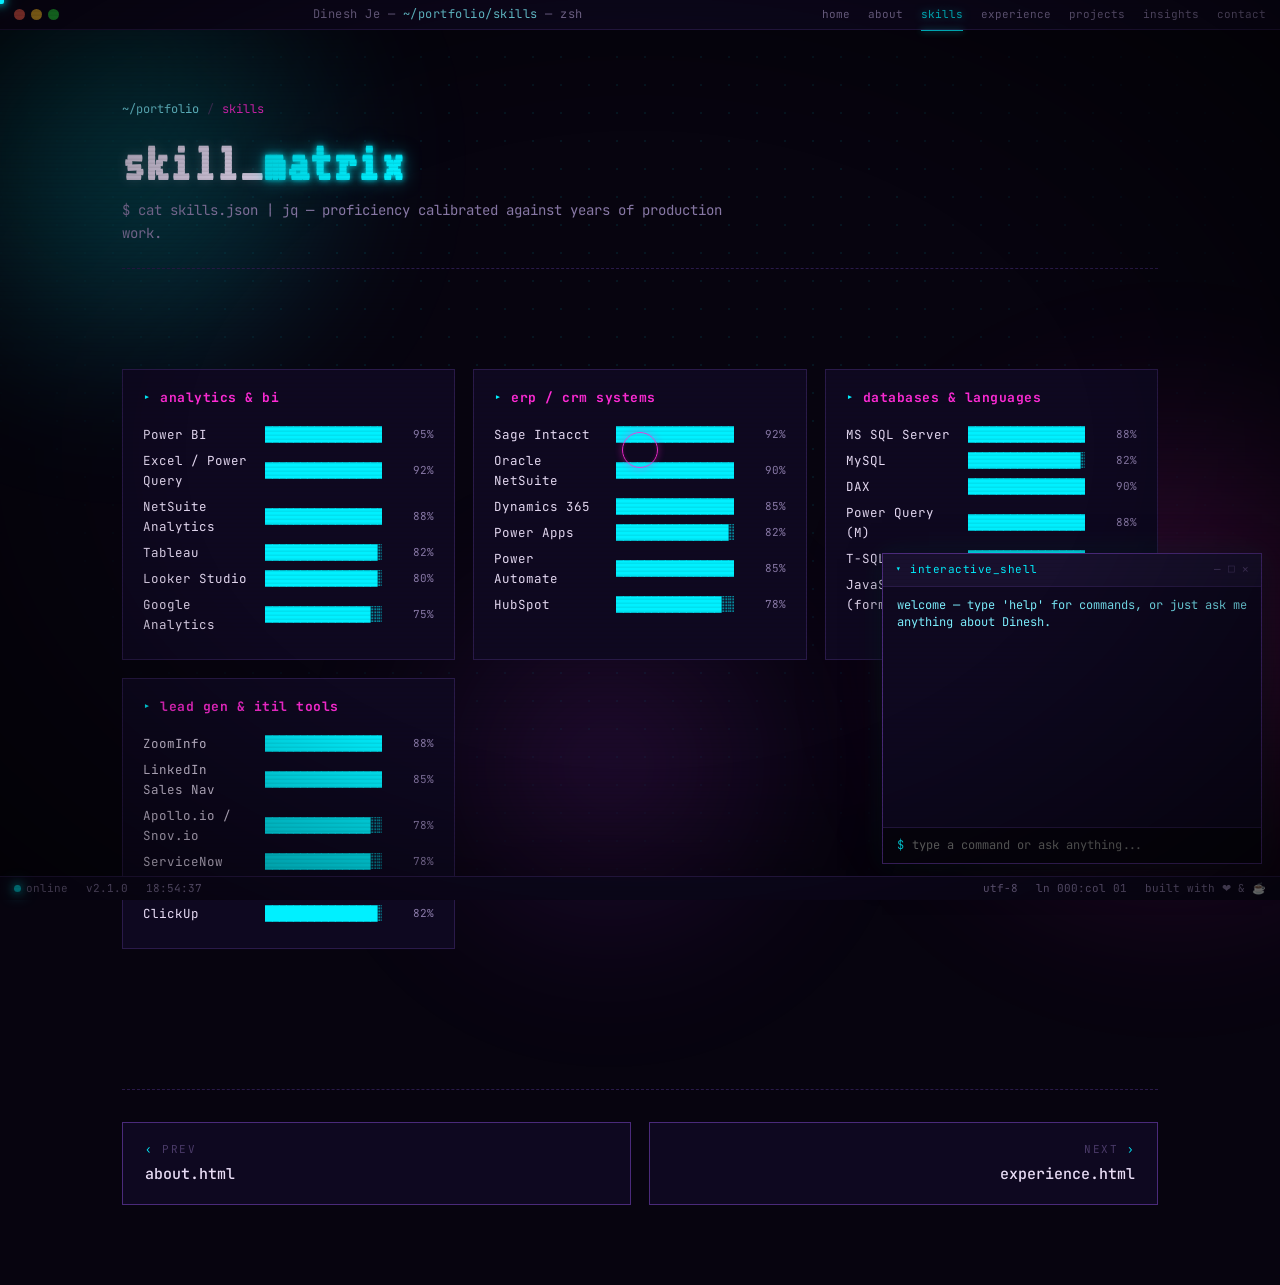
<file: skills.html>
<!DOCTYPE html>
<html lang="en">
<head>
<meta charset="UTF-8" />
<meta name="viewport" content="width=device-width, initial-scale=1.0" />
<title>Skills — Dinesh Je</title>
<meta name="description" content="Technical skills — Power BI, Dynamics 365, Sage Intacct, NetSuite, SQL, Power Platform, and more." />

<link rel="preconnect" href="https://fonts.googleapis.com">
<link rel="preconnect" href="https://fonts.gstatic.com" crossorigin>
<link href="https://fonts.googleapis.com/css2?family=JetBrains+Mono:ital,wght@0,300;0,400;0,500;0,700;0,800&family=VT323&display=swap" rel="stylesheet">
<link rel="stylesheet" href="assets/styles.css">
</head>
<body data-page="skills">

<div class="ambient-glow glow-1"></div>
<div class="ambient-glow glow-2"></div>
<div class="ambient-glow glow-3"></div>
<div class="vignette"></div>

<div class="titlebar">
  <div class="traffic"><span class="r"></span><span class="y"></span><span class="g"></span></div>
  <div class="path">Dinesh Je — <span>~/portfolio/skills</span> — zsh</div>
  <div class="tabs">
    <a href="index.html" data-nav="home">home</a>
    <a href="about.html" data-nav="about">about</a>
    <a href="skills.html" data-nav="skills">skills</a>
    <a href="experience.html" data-nav="experience">experience</a>
    <a href="projects.html" data-nav="projects">projects</a>
    <a href="insights.html" data-nav="insights">insights</a>
    <a href="contact.html" data-nav="contact">contact</a>
  </div>
</div>

<main>

  <header class="page-header">
    <div class="crumb">
      <a href="index.html">~/portfolio</a><span class="sep">/</span><span class="here">skills</span>
    </div>
    <h1>skill_<span class="accent">matrix</span></h1>
    <p class="sub">$ cat skills.json | jq — proficiency calibrated against years of production work.</p>
  </header>

  <section class="reveal">
    <div class="skills-grid">
      <div class="skill-block">
        <h3>analytics &amp; bi</h3>
        <div class="skill-row"><span class="name">Power BI</span><span class="bar" data-pct="95">████████████████████</span><span class="pct">95%</span></div>
        <div class="skill-row"><span class="name">Excel / Power Query</span><span class="bar" data-pct="92">██████████████████░░</span><span class="pct">92%</span></div>
        <div class="skill-row"><span class="name">NetSuite Analytics</span><span class="bar" data-pct="88">█████████████████░░░</span><span class="pct">88%</span></div>
        <div class="skill-row"><span class="name">Tableau</span><span class="bar" data-pct="82">████████████████░░░░</span><span class="pct">82%</span></div>
        <div class="skill-row"><span class="name">Looker Studio</span><span class="bar" data-pct="80">████████████████░░░░</span><span class="pct">80%</span></div>
        <div class="skill-row"><span class="name">Google Analytics</span><span class="bar" data-pct="75">███████████████░░░░░</span><span class="pct">75%</span></div>
      </div>

      <div class="skill-block">
        <h3>erp / crm systems</h3>
        <div class="skill-row"><span class="name">Sage Intacct</span><span class="bar" data-pct="92">██████████████████░░</span><span class="pct">92%</span></div>
        <div class="skill-row"><span class="name">Oracle NetSuite</span><span class="bar" data-pct="90">██████████████████░░</span><span class="pct">90%</span></div>
        <div class="skill-row"><span class="name">Dynamics 365</span><span class="bar" data-pct="85">█████████████████░░░</span><span class="pct">85%</span></div>
        <div class="skill-row"><span class="name">Power Apps</span><span class="bar" data-pct="82">████████████████░░░░</span><span class="pct">82%</span></div>
        <div class="skill-row"><span class="name">Power Automate</span><span class="bar" data-pct="85">█████████████████░░░</span><span class="pct">85%</span></div>
        <div class="skill-row"><span class="name">HubSpot</span><span class="bar" data-pct="78">███████████████░░░░░</span><span class="pct">78%</span></div>
      </div>

      <div class="skill-block">
        <h3>databases &amp; languages</h3>
        <div class="skill-row"><span class="name">MS SQL Server</span><span class="bar" data-pct="88">█████████████████░░░</span><span class="pct">88%</span></div>
        <div class="skill-row"><span class="name">MySQL</span><span class="bar" data-pct="82">████████████████░░░░</span><span class="pct">82%</span></div>
        <div class="skill-row"><span class="name">DAX</span><span class="bar" data-pct="90">██████████████████░░</span><span class="pct">90%</span></div>
        <div class="skill-row"><span class="name">Power Query (M)</span><span class="bar" data-pct="88">█████████████████░░░</span><span class="pct">88%</span></div>
        <div class="skill-row"><span class="name">T-SQL</span><span class="bar" data-pct="85">█████████████████░░░</span><span class="pct">85%</span></div>
        <div class="skill-row"><span class="name">JavaScript (forms)</span><span class="bar" data-pct="65">█████████████░░░░░░░</span><span class="pct">65%</span></div>
      </div>

      <div class="skill-block">
        <h3>lead gen &amp; itil tools</h3>
        <div class="skill-row"><span class="name">ZoomInfo</span><span class="bar" data-pct="88">█████████████████░░░</span><span class="pct">88%</span></div>
        <div class="skill-row"><span class="name">LinkedIn Sales Nav</span><span class="bar" data-pct="85">█████████████████░░░</span><span class="pct">85%</span></div>
        <div class="skill-row"><span class="name">Apollo.io / Snov.io</span><span class="bar" data-pct="78">███████████████░░░░░</span><span class="pct">78%</span></div>
        <div class="skill-row"><span class="name">ServiceNow</span><span class="bar" data-pct="78">███████████████░░░░░</span><span class="pct">78%</span></div>
        <div class="skill-row"><span class="name">SolarWinds SD</span><span class="bar" data-pct="72">██████████████░░░░░░</span><span class="pct">72%</span></div>
        <div class="skill-row"><span class="name">ClickUp</span><span class="bar" data-pct="82">████████████████░░░░</span><span class="pct">82%</span></div>
      </div>
    </div>
  </section>

  <div class="page-nav">
    <a href="about.html" class="prev">
      <span class="lbl">prev</span>
      <span class="ttl">about.html</span>
    </a>
    <a href="experience.html" class="next">
      <span class="lbl">next</span>
      <span class="ttl">experience.html</span>
    </a>
  </div>

</main>

<div class="mini-term" id="miniTerm">
  <div class="mt-head" onclick="document.getElementById('miniTerm').classList.toggle('collapsed')">
    <span class="title">interactive_shell</span>
    <span class="ctrl">— □ ✕</span>
  </div>
  <div class="mt-body" id="mtBody">
    <div class="mt-line ok">page: /skills — type 'help' for commands.</div>
  </div>
  <div class="mt-input-row">
    <input class="mt-input" id="mtInput" autocomplete="off" spellcheck="false" placeholder="type a command..." />
  </div>
</div>

<div class="statusbar">
  <div class="left">
    <span><span class="dot"></span>online</span>
    <span>v2.1.0</span>
    <span id="clock">--:--:--</span>
  </div>
  <div class="right">
    <span>utf-8</span>
    <span>ln <span id="lnNum">001</span>:col 01</span>
    <span>built with ❤ &amp; ☕</span>
  </div>
</div>

<script src="assets/portfolio.js"></script>
</body>
</html>
</file>
<file: assets/styles.css>
:root {
    --bg: #07040f;
    --bg-2: #0e0820;
    --bg-3: #18102e;
    --border: #2a1a4a;
    --border-bright: #4a2a7a;
    --green: #00f0ff;          /* electric cyan (primary neon) */
    --green-soft: #7defff;
    --green-dim: #4a8a9a;
    --green-muted: #1a4a5a;
    --amber: #ff2bd6;          /* hot magenta (secondary neon) */
    --red: #ff3366;
    --cyan: #b537f2;           /* neon purple accent */
    --text: #e8dcf5;
    --text-dim: #8a7aa8;
    --text-faint: #4a3a68;
    --neon-yellow: #f9f871;
    --mono: 'JetBrains Mono', ui-monospace, 'SF Mono', Menlo, monospace;
    --display: 'VT323', monospace;
  }

  * { box-sizing: border-box; margin: 0; padding: 0; }

  html, body {
    background: var(--bg);
    color: var(--text);
    font-family: var(--mono);
    font-size: 14px;
    line-height: 1.6;
    scroll-behavior: smooth;
    overflow-x: hidden;
  }

  /* Subtle dot grid background */
  body::before {
    content: "";
    position: fixed;
    inset: 0;
    background-image:
      radial-gradient(circle at 1px 1px, rgba(0,240,255,0.08) 1px, transparent 0);
    background-size: 28px 28px;
    pointer-events: none;
    z-index: 1;
    mask-image: radial-gradient(ellipse at 50% 30%, black 30%, transparent 80%);
  }

  /* Ambient neon glow blobs */
  .ambient-glow {
    position: fixed;
    pointer-events: none;
    z-index: 0;
    filter: blur(80px);
    opacity: 0.35;
  }
  .glow-1 {
    top: -10%; left: -10%;
    width: 500px; height: 500px;
    background: radial-gradient(circle, var(--green) 0%, transparent 70%);
  }
  .glow-2 {
    top: 40%; right: -15%;
    width: 600px; height: 600px;
    background: radial-gradient(circle, var(--amber) 0%, transparent 70%);
    opacity: 0.25;
  }
  .glow-3 {
    bottom: -10%; left: 30%;
    width: 450px; height: 450px;
    background: radial-gradient(circle, var(--cyan) 0%, transparent 70%);
    opacity: 0.2;
  }

  /* CRT scanline overlay */
  body::after {
    content: "";
    position: fixed;
    inset: 0;
    background: repeating-linear-gradient(
      to bottom,
      transparent 0px,
      transparent 2px,
      rgba(0,0,0,0.15) 3px,
      rgba(0,0,0,0.15) 4px
    );
    pointer-events: none;
    z-index: 9999;
    mix-blend-mode: multiply;
    opacity: 0.4;
  }

  /* Soft vignette */
  .vignette {
    position: fixed; inset: 0;
    pointer-events: none;
    z-index: 9998;
    background: radial-gradient(ellipse at center, transparent 50%, rgba(0,0,0,0.6) 100%);
  }

  ::selection { background: var(--green); color: var(--bg); }

  a { color: var(--green); text-decoration: none; border-bottom: 1px dashed transparent; transition: border 0.15s; }
  a:hover { border-bottom-color: var(--green); }

  /* ======= TOP TITLEBAR ======= */
  .titlebar {
    position: fixed; top: 0; left: 0; right: 0;
    height: 30px;
    background: var(--bg-2);
    border-bottom: 1px solid var(--border);
    display: flex; align-items: center;
    padding: 0 14px;
    z-index: 100;
    font-size: 12px;
    color: var(--text-dim);
  }
  .traffic { display: flex; gap: 6px; margin-right: 14px; }
  .traffic span {
    width: 11px; height: 11px; border-radius: 50%;
    display: block;
  }
  .traffic .r { background: #ff5f56; }
  .traffic .y { background: #ffbd2e; }
  .traffic .g { background: #27c93f; }
  .titlebar .path { flex: 1; text-align: center; letter-spacing: 0.5px; }
  .titlebar .path span { color: var(--green-soft); }
  .titlebar .tabs { display: flex; gap: 18px; font-size: 11px; }
  .titlebar .tabs a { color: var(--text-dim); border: none; }
  .titlebar .tabs a:hover { color: var(--green); }

  /* ======= BOTTOM STATUS BAR ======= */
  .statusbar {
    position: fixed; bottom: 0; left: 0; right: 0;
    height: 24px;
    background: var(--bg-2);
    border-top: 1px solid var(--border);
    display: flex; align-items: center;
    padding: 0 14px;
    z-index: 100;
    font-size: 11px;
    color: var(--text-dim);
    gap: 18px;
  }
  .statusbar .left, .statusbar .right { display: flex; gap: 18px; flex: 1; }
  .statusbar .right { justify-content: flex-end; }
  .statusbar .dot {
    display: inline-block; width: 7px; height: 7px; border-radius: 50%;
    background: var(--green); box-shadow: 0 0 8px var(--green), 0 0 16px var(--green);
    margin-right: 5px; vertical-align: middle;
    animation: pulse 2s infinite;
  }
  @keyframes pulse { 50% { opacity: 0.4; } }

  /* ======= LAYOUT ======= */
  main {
    max-width: 1100px;
    margin: 0 auto;
    padding: 70px 32px 80px;
    position: relative;
    z-index: 2;
  }

  section {
    padding: 60px 0;
    border-bottom: 1px dashed var(--border);
  }
  section:last-of-type { border-bottom: none; }

  .prompt {
    color: var(--green);
    margin-bottom: 18px;
    font-size: 13px;
    letter-spacing: 0.3px;
  }
  .prompt::before { content: "[~]$ "; color: var(--amber); }
  .prompt .cmd { color: var(--text); }
  .prompt .arg { color: var(--cyan); }

  h1, h2, h3 { font-weight: 700; letter-spacing: -0.5px; }

  /* ======= HERO ======= */
  .hero {
    padding-top: 40px;
    padding-bottom: 60px;
    border-bottom: 1px dashed var(--border);
  }
  .boot-log {
    font-size: 11.5px;
    color: var(--text-dim);
    margin-bottom: 30px;
    min-height: 140px;
  }
  .boot-log .ok { color: var(--green); }
  .boot-log .warn { color: var(--amber); }
  .boot-log .info { color: var(--cyan); }

  .ascii-name {
    font-family: var(--mono);
    font-size: 11px;
    line-height: 1.05;
    color: var(--green);
    white-space: pre;
    margin: 18px 0 28px;
    text-shadow:
      0 0 4px rgba(0,240,255,0.8),
      0 0 12px rgba(0,240,255,0.6),
      0 0 24px rgba(0,240,255,0.4),
      0 0 40px rgba(181,55,242,0.3);
    overflow-x: auto;
  }

  .role-line {
    font-family: var(--display);
    font-size: 44px;
    color: var(--text);
    line-height: 1.1;
    margin-bottom: 18px;
    letter-spacing: 1px;
  }
  .role-line .accent {
    color: var(--green);
    text-shadow:
      0 0 6px rgba(0,240,255,0.9),
      0 0 18px rgba(0,240,255,0.5);
  }

  .tagline {
    font-size: 15px;
    color: var(--text-dim);
    max-width: 640px;
    margin-bottom: 32px;
  }
  .tagline em { color: var(--amber); font-style: normal; }

  .hero-meta {
    display: grid;
    grid-template-columns: repeat(auto-fit, minmax(180px, 1fr));
    gap: 1px;
    background: var(--border);
    border: 1px solid var(--border);
    margin-bottom: 32px;
  }
  .hero-meta div {
    background: var(--bg-2);
    padding: 12px 16px;
  }
  .hero-meta label {
    display: block;
    font-size: 10.5px;
    color: var(--text-faint);
    text-transform: uppercase;
    letter-spacing: 1.2px;
    margin-bottom: 4px;
  }
  .hero-meta val { color: var(--green-soft); font-size: 13px; }

  .quick-nav {
    display: flex; flex-wrap: wrap; gap: 8px;
    margin-top: 8px;
  }
  .quick-nav a {
    border: 1px solid var(--border-bright);
    padding: 8px 14px;
    color: var(--text);
    font-size: 12px;
    transition: all 0.15s;
    background: var(--bg-2);
  }
  .quick-nav a:hover {
    background: var(--green);
    color: var(--bg);
    border-color: var(--green);
    box-shadow:
      0 0 14px rgba(0,240,255,0.6),
      0 0 30px rgba(0,240,255,0.3);
  }
  .quick-nav a::before { content: "› "; color: var(--green); }
  .quick-nav a:hover::before { color: var(--bg); }

  /* Hero social links */
  .hero-socials {
    display: flex;
    flex-wrap: wrap;
    gap: 24px;
    margin-top: 20px;
    padding-top: 18px;
    border-top: 1px dashed var(--border);
    font-size: 13px;
  }
  .social-link {
    color: var(--text);
    display: inline-flex;
    align-items: center;
    gap: 6px;
    transition: all 0.15s;
    border-bottom: 1px dashed transparent;
    padding-bottom: 2px;
  }
  .social-link:hover {
    color: var(--green);
    border-bottom-color: var(--green);
    text-shadow: 0 0 8px rgba(0,240,255,0.5);
  }
  .social-link .prefix {
    color: var(--amber);
    text-shadow: 0 0 6px rgba(255,43,214,0.6);
  }
  .social-link .handle {
    color: var(--green-soft);
    margin-left: 4px;
  }
  .social-link:hover .handle {
    color: var(--green);
  }

  .cursor {
    display: inline-block;
    width: 9px; height: 18px;
    background: var(--green);
    vertical-align: text-bottom;
    animation: blink 1s steps(2) infinite;
    margin-left: 2px;
    box-shadow: 0 0 8px var(--green), 0 0 18px rgba(0,240,255,0.6);
  }
  @keyframes blink { 50% { opacity: 0; } }

  /* ======= SECTION HEADINGS ======= */
  .section-head h2 {
    font-family: var(--display);
    font-size: 36px;
    color: var(--text);
    letter-spacing: 1.5px;
    margin-bottom: 6px;
    text-shadow: 0 0 12px rgba(232,220,245,0.3);
  }
  .section-head h2::before {
    content: "// ";
    color: var(--green);
    text-shadow:
      0 0 6px rgba(0,240,255,0.9),
      0 0 14px rgba(0,240,255,0.5);
  }
  .section-head p {
    color: var(--text-dim);
    font-size: 13px;
    margin-bottom: 32px;
  }

  /* ======= ABOUT ======= */
  .about-grid {
    display: grid;
    grid-template-columns: 1.4fr 1fr;
    gap: 40px;
    align-items: start;
  }
  .about-text p { margin-bottom: 14px; color: var(--text); font-size: 14px; }
  .about-text p .hl { color: var(--green-soft); }
  .about-text p .key { color: var(--amber); }

  .about-card {
    border: 1px solid var(--border);
    background: var(--bg-2);
    padding: 20px;
  }
  .about-card h4 {
    font-size: 11px;
    color: var(--text-faint);
    text-transform: uppercase;
    letter-spacing: 1.5px;
    margin-bottom: 16px;
    padding-bottom: 10px;
    border-bottom: 1px dashed var(--border);
  }
  .about-card .row {
    display: flex; justify-content: space-between;
    padding: 6px 0;
    font-size: 12.5px;
    border-bottom: 1px dotted var(--border);
  }
  .about-card .row:last-child { border-bottom: none; }
  .about-card .row .k { color: var(--text-dim); }
  .about-card .row .v { color: var(--green-soft); }

  /* ======= SKILLS ======= */
  .skills-grid {
    display: grid;
    grid-template-columns: repeat(auto-fit, minmax(320px, 1fr));
    gap: 18px;
  }
  .skill-block {
    border: 1px solid var(--border);
    background: var(--bg-2);
    padding: 18px 20px;
  }
  .skill-block h3 {
    font-family: var(--mono);
    font-size: 13px;
    color: var(--amber);
    margin-bottom: 16px;
    letter-spacing: 0.5px;
  }
  .skill-block h3::before { content: "▸ "; color: var(--green); }

  .skill-row {
    display: grid;
    grid-template-columns: 110px 1fr 40px;
    gap: 12px;
    align-items: center;
    margin: 6px 0;
    font-size: 12.5px;
  }
  .skill-row .name { color: var(--text); }
  .skill-row .bar {
    font-family: var(--mono);
    color: var(--green);
    letter-spacing: -1px;
    overflow: hidden;
    white-space: nowrap;
  }
  .skill-row .pct { color: var(--text-dim); text-align: right; font-size: 11px; }

  /* ======= EXPERIENCE ======= */
  .exp-timeline {
    position: relative;
    padding-left: 28px;
    border-left: 1px dashed var(--border-bright);
  }
  .exp-item {
    position: relative;
    margin-bottom: 36px;
    padding: 18px 22px;
    background: var(--bg-2);
    border: 1px solid var(--border);
  }
  .exp-item::before {
    content: "◆";
    position: absolute;
    left: -36px;
    top: 18px;
    color: var(--green);
    font-size: 14px;
    background: var(--bg);
    padding: 0 4px;
  }
  .exp-item .when {
    font-size: 11px;
    color: var(--amber);
    letter-spacing: 1px;
    text-transform: uppercase;
    margin-bottom: 6px;
  }
  .exp-item .role {
    font-size: 16px;
    color: var(--text);
    font-weight: 700;
    margin-bottom: 2px;
  }
  .exp-item .org { font-size: 13px; color: var(--green-soft); margin-bottom: 12px; }
  .exp-item ul {
    list-style: none;
    margin-top: 8px;
  }
  .exp-item ul li {
    font-size: 13px;
    color: var(--text-dim);
    padding-left: 18px;
    position: relative;
    margin-bottom: 4px;
  }
  .exp-item ul li::before {
    content: "→";
    position: absolute;
    left: 0;
    color: var(--green);
  }

  /* ======= PROJECTS ======= */
  .proj-grid {
    display: grid;
    grid-template-columns: repeat(auto-fit, minmax(340px, 1fr));
    gap: 20px;
  }
  .proj-card {
    border: 1px solid var(--border);
    background: var(--bg-2);
    padding: 0;
    transition: border-color 0.2s, transform 0.2s;
    display: flex; flex-direction: column;
  }
  .proj-card:hover {
    border-color: var(--green);
    box-shadow: 0 0 22px rgba(0,240,255,0.12);
  }
  .proj-card .head {
    background: var(--bg-3);
    border-bottom: 1px solid var(--border);
    padding: 10px 16px;
    font-size: 11.5px;
    color: var(--text-dim);
    display: flex; justify-content: space-between; align-items: center;
  }
  .proj-card .head .branch { color: var(--green); }
  .proj-card .head .commit { color: var(--amber); font-size: 10.5px; }
  .proj-card .body {
    padding: 18px 20px;
    flex: 1;
    display: flex; flex-direction: column;
  }
  .proj-card h3 {
    font-size: 17px;
    color: var(--text);
    margin-bottom: 8px;
    font-weight: 700;
  }
  .proj-card p {
    color: var(--text-dim);
    font-size: 13px;
    margin-bottom: 14px;
    flex: 1;
  }
  .proj-stats {
    display: grid;
    grid-template-columns: repeat(3, 1fr);
    gap: 1px;
    background: var(--border);
    margin: 12px 0;
    border: 1px solid var(--border);
  }
  .proj-stats div {
    background: var(--bg);
    padding: 8px 10px;
    text-align: center;
  }
  .proj-stats .num { color: var(--green); font-size: 17px; font-weight: 700; display: block; }
  .proj-stats .lbl { color: var(--text-faint); font-size: 9.5px; text-transform: uppercase; letter-spacing: 1px; }

  .tag-row { display: flex; flex-wrap: wrap; gap: 6px; margin-top: 8px; }
  .tag {
    font-size: 10.5px;
    color: var(--amber);
    border: 1px solid rgba(255,43,214,0.3);
    padding: 2px 8px;
    background: rgba(255,43,214,0.06);
    text-shadow: 0 0 6px rgba(255,43,214,0.5);
  }

  /* ======= INSIGHTS ======= */
  .insight-list {
    border: 1px solid var(--border);
    background: var(--bg-2);
  }
  .insight {
    display: grid;
    grid-template-columns: 100px 1fr auto;
    gap: 20px;
    padding: 16px 22px;
    border-bottom: 1px dashed var(--border);
    align-items: baseline;
    transition: background 0.15s;
    cursor: pointer;
  }
  .insight:last-child { border-bottom: none; }
  .insight:hover { background: var(--bg-3); }
  .insight .date { color: var(--text-faint); font-size: 11.5px; }
  .insight .title { color: var(--text); font-size: 14px; font-weight: 500; }
  .insight .title .topic { color: var(--green); margin-right: 6px; }
  .insight .read { color: var(--amber); font-size: 11px; opacity: 0; transition: opacity 0.15s; }
  .insight:hover .read { opacity: 1; }

  /* ======= RESUME ======= */
  .resume-block {
    border: 1px solid var(--border-bright);
    background: var(--bg-2);
    padding: 32px;
    display: grid;
    grid-template-columns: 1fr auto;
    gap: 30px;
    align-items: center;
  }
  .resume-block h3 {
    font-family: var(--display);
    font-size: 28px;
    color: var(--text);
    margin-bottom: 6px;
    letter-spacing: 1px;
  }
  .resume-block p { color: var(--text-dim); font-size: 13px; }
  .resume-block .file-info {
    margin-top: 14px;
    font-size: 11px;
    color: var(--text-faint);
    letter-spacing: 1px;
  }
  .download-btn {
    display: inline-flex;
    align-items: center;
    gap: 10px;
    background: var(--green);
    color: var(--bg);
    padding: 14px 24px;
    font-weight: 700;
    font-size: 13px;
    letter-spacing: 1px;
    text-transform: uppercase;
    border: 1px solid var(--green);
    transition: all 0.2s;
    cursor: pointer;
  }
  .download-btn:hover {
    background: var(--bg);
    color: var(--green);
    box-shadow: 0 0 18px rgba(0,240,255,0.4);
    border-bottom-color: var(--green);
  }
  .download-btn::before { content: "▾"; font-size: 16px; }

  /* ======= CONTACT ======= */
  .contact-grid {
    display: grid;
    grid-template-columns: 1.1fr 1fr;
    gap: 28px;
  }
  .contact-form {
    border: 1px solid var(--border);
    background: var(--bg-2);
    padding: 24px;
  }
  .contact-form label {
    display: block;
    font-size: 11.5px;
    color: var(--green);
    margin-bottom: 6px;
    margin-top: 14px;
    letter-spacing: 0.5px;
  }
  .contact-form label::before { content: "$ "; color: var(--amber); }
  .contact-form label:first-child { margin-top: 0; }
  .contact-form input, .contact-form textarea {
    width: 100%;
    background: var(--bg);
    border: 1px solid var(--border);
    color: var(--text);
    font-family: var(--mono);
    font-size: 13px;
    padding: 10px 12px;
    outline: none;
    transition: border 0.15s;
  }
  .contact-form input:focus, .contact-form textarea:focus {
    border-color: var(--green);
    box-shadow: 0 0 8px rgba(0,240,255,0.15);
  }
  .contact-form textarea { resize: vertical; min-height: 110px; }
  .send-btn {
    margin-top: 18px;
    background: transparent;
    color: var(--green);
    border: 1px solid var(--green);
    padding: 12px 24px;
    font-family: var(--mono);
    font-size: 13px;
    font-weight: 700;
    letter-spacing: 1px;
    text-transform: uppercase;
    cursor: pointer;
    transition: all 0.2s;
  }
  .send-btn:hover {
    background: var(--green); color: var(--bg);
    box-shadow: 0 0 18px rgba(0,240,255,0.4);
  }

  .contact-info {
    border: 1px solid var(--border);
    background: var(--bg-2);
    padding: 24px;
  }
  .contact-info h4 {
    font-size: 11px;
    color: var(--text-faint);
    text-transform: uppercase;
    letter-spacing: 1.5px;
    margin-bottom: 16px;
    padding-bottom: 12px;
    border-bottom: 1px dashed var(--border);
  }
  .contact-info .link {
    display: flex; justify-content: space-between;
    padding: 12px 0;
    border-bottom: 1px dotted var(--border);
    font-size: 13px;
  }
  .contact-info .link:last-of-type { border-bottom: none; }
  .contact-info .link .k { color: var(--text-dim); }
  .contact-info .link .v { color: var(--green-soft); }
  .contact-info .link:hover .v { color: var(--green); text-shadow: 0 0 6px rgba(0,240,255,0.4); }

  .availability {
    margin-top: 20px;
    padding-top: 18px;
    border-top: 1px dashed var(--border);
    font-size: 12px;
    color: var(--text-dim);
  }
  .availability .status {
    color: var(--green);
    font-weight: 700;
  }
  .availability .status::before {
    content: "●";
    margin-right: 6px;
    animation: pulse 2s infinite;
  }

  /* Right-column stack for contact section */
  .contact-right {
    display: flex;
    flex-direction: column;
    gap: 18px;
  }

  /* LinkedIn badge card */
  .li-badge-card {
    border: 1px solid var(--border);
    background: var(--bg-2);
    padding: 18px 20px 20px;
    position: relative;
    overflow: hidden;
  }
  .li-badge-card::before {
    content: "";
    position: absolute;
    top: 0; left: 0; right: 0;
    height: 1px;
    background: linear-gradient(90deg, transparent, var(--green), transparent);
    opacity: 0.6;
  }
  .li-badge-card h4 {
    font-size: 11px;
    color: var(--text-faint);
    text-transform: uppercase;
    letter-spacing: 1.5px;
    margin-bottom: 14px;
    padding-bottom: 10px;
    border-bottom: 1px dashed var(--border);
  }
  .li-badge-card .badge-wrap {
    display: flex;
    justify-content: center;
    align-items: center;
    min-height: 280px;
    background: #1a1a1a;
    padding: 12px 8px;
    border: 1px dashed var(--border);
  }
  .li-badge-card .badge-base { margin: 0 auto; }

  /* ======= FLOATING TERMINAL ======= */
  .mini-term {
    position: fixed;
    bottom: 36px; right: 18px;
    width: 380px;
    background: var(--bg-2);
    border: 1px solid var(--border-bright);
    box-shadow: 0 6px 30px rgba(0,0,0,0.5), 0 0 25px rgba(0,240,255,0.08);
    z-index: 90;
    font-size: 12px;
    transition: transform 0.3s, opacity 0.3s;
  }
  .mini-term.collapsed { transform: translateY(calc(100% - 32px)); }
  .mini-term .mt-head {
    display: flex; justify-content: space-between; align-items: center;
    padding: 7px 12px;
    background: var(--bg-3);
    border-bottom: 1px solid var(--border);
    cursor: pointer;
    user-select: none;
  }
  .mini-term .mt-head .title { color: var(--green); font-size: 11px; letter-spacing: 0.5px; }
  .mini-term .mt-head .title::before { content: "▾ "; }
  .mini-term.collapsed .mt-head .title::before { content: "▸ "; }
  .mini-term .mt-head .ctrl { color: var(--text-faint); font-size: 11px; }
  .mt-body {
    padding: 10px 14px;
    height: 240px;
    overflow-y: auto;
    font-family: var(--mono);
  }
  .mt-body::-webkit-scrollbar { width: 6px; }
  .mt-body::-webkit-scrollbar-track { background: var(--bg-2); }
  .mt-body::-webkit-scrollbar-thumb { background: var(--border-bright); }

  .mt-line { margin-bottom: 3px; color: var(--text-dim); font-size: 12px; line-height: 1.4; }
  .mt-line.in { color: var(--text); }
  .mt-line.in::before { content: "$ "; color: var(--green); }
  .mt-line.ok { color: var(--green-soft); }
  .mt-line.err { color: var(--red); }
  .mt-line.info { color: var(--cyan); }

  .mt-input-row {
    display: flex; align-items: center;
    padding: 8px 14px;
    border-top: 1px solid var(--border);
    background: var(--bg);
  }
  .mt-input-row::before { content: "$"; color: var(--green); margin-right: 8px; }
  .mt-input {
    flex: 1;
    background: transparent;
    border: none;
    color: var(--text);
    font-family: var(--mono);
    font-size: 12px;
    outline: none;
  }

  /* ======= RESPONSIVE ======= */
  @media (max-width: 800px) {
    .about-grid, .contact-grid { grid-template-columns: 1fr; }
    .resume-block { grid-template-columns: 1fr; text-align: center; }
    .role-line { font-size: 32px; }
    .ascii-name { font-size: 7px; }
    main { padding: 60px 18px 70px; }
    .insight { grid-template-columns: 1fr; gap: 4px; }

    /* === MOBILE NAV (hamburger) === */
    .titlebar .tabs {
      display: none;
      position: fixed;
      top: 30px; left: 0; right: 0;
      background: var(--bg-2);
      border-bottom: 1px solid var(--border-bright);
      box-shadow: 0 8px 24px rgba(0,0,0,0.6), 0 0 30px rgba(0,240,255,0.08);
      padding: 12px;
      flex-direction: column;
      gap: 6px;
      z-index: 99;
    }
    .titlebar .tabs.mobile-open {
      display: flex;
    }
    .titlebar .tabs.mobile-open a {
      padding: 12px 16px;
      border: 1px solid var(--border);
      background: var(--bg);
      font-size: 13px;
      letter-spacing: 0.5px;
      text-align: left;
    }
    .titlebar .tabs.mobile-open a::before {
      content: "› ";
      color: var(--green);
    }
    .titlebar .tabs.mobile-open a.active {
      border-color: var(--green);
      box-shadow: inset 0 0 12px rgba(0,240,255,0.08);
    }
    .mobile-nav-toggle {
      display: inline-flex !important;
    }

    /* === MOBILE AI TERMINAL === */
    .mini-term {
      width: auto;
      left: 10px; right: 10px;
      bottom: 28px;
    }
    .mini-term:not(.collapsed) .mt-body {
      height: 45vh;
    }

    /* === MOBILE STATUS BAR === */
    .statusbar { font-size: 10px; padding: 0 10px; gap: 10px; }
    .statusbar .right span:nth-child(3) { display: none; }
  }

  /* Hamburger button — only visible on mobile via the @media query above */
  .mobile-nav-toggle {
    display: none;
    background: transparent;
    border: 1px solid var(--border-bright);
    color: var(--green);
    padding: 3px 9px;
    font-size: 14px;
    font-family: var(--mono);
    cursor: pointer;
    margin-left: 8px;
    line-height: 1;
    transition: all 0.15s;
  }
  .mobile-nav-toggle:hover,
  .mobile-nav-toggle:focus {
    background: var(--green);
    color: var(--bg);
    box-shadow: 0 0 10px rgba(0,240,255,0.5);
    outline: none;
  }

  /* Reveal animation */
  .reveal {
    opacity: 0;
    transform: translateY(20px);
    transition: opacity 0.6s ease-out, transform 0.6s ease-out;
  }
  .reveal.visible { opacity: 1; transform: translateY(0); }

  /* Glitch on hover for project titles */
  .glitch:hover {
    animation: glitch 0.3s steps(2) infinite;
  }
  @keyframes glitch {
    0% { text-shadow: 2px 0 var(--green), -2px 0 var(--amber); }
    50% { text-shadow: -2px 0 var(--green), 2px 0 var(--amber); }
    100% { text-shadow: 0 0 8px var(--green), 0 0 16px var(--amber); }
  }

/* ===================================================
   MULTI-PAGE ADDITIONS
   =================================================== */

/* Active nav state */
.titlebar .tabs a.active {
  color: var(--green);
  text-shadow: 0 0 8px rgba(0,240,255,0.6);
  position: relative;
}
.titlebar .tabs a.active::after {
  content: "";
  position: absolute;
  left: 0; right: 0; bottom: -8px;
  height: 1px;
  background: var(--green);
  box-shadow: 0 0 6px var(--green);
}

/* Page header (shown at top of each subpage) */
.page-header {
  padding: 30px 0 24px;
  border-bottom: 1px dashed var(--border);
  margin-bottom: 40px;
}
.page-header .crumb {
  font-size: 12px;
  color: var(--text-dim);
  margin-bottom: 16px;
}
.page-header .crumb a { color: var(--green-soft); }
.page-header .crumb .sep { color: var(--text-faint); margin: 0 8px; }
.page-header .crumb .here { color: var(--amber); }

.page-header h1 {
  font-family: var(--display);
  font-size: 56px;
  color: var(--text);
  letter-spacing: 1.5px;
  margin-bottom: 8px;
  line-height: 1;
  text-shadow: 0 0 12px rgba(232,220,245,0.2);
}
.page-header h1 .accent {
  color: var(--green);
  text-shadow:
    0 0 6px rgba(0,240,255,0.9),
    0 0 18px rgba(0,240,255,0.5);
}
.page-header .sub {
  font-size: 14px;
  color: var(--text-dim);
  max-width: 600px;
}

/* Prev / Next footer nav */
.page-nav {
  margin-top: 80px;
  padding-top: 32px;
  border-top: 1px dashed var(--border);
  display: grid;
  grid-template-columns: 1fr 1fr;
  gap: 18px;
}
.page-nav a {
  border: 1px solid var(--border-bright);
  background: var(--bg-2);
  padding: 18px 22px;
  display: flex;
  flex-direction: column;
  gap: 4px;
  transition: all 0.2s;
}
.page-nav a:hover {
  border-color: var(--green);
  box-shadow:
    0 0 16px rgba(0,240,255,0.2),
    0 0 30px rgba(181,55,242,0.1);
  transform: translateY(-2px);
}
.page-nav a .lbl {
  font-size: 11px;
  color: var(--text-faint);
  text-transform: uppercase;
  letter-spacing: 1.5px;
}
.page-nav a .ttl {
  font-size: 15px;
  color: var(--text);
  font-weight: 500;
}
.page-nav a.prev { text-align: left; }
.page-nav a.next { text-align: right; align-items: flex-end; }
.page-nav a.prev .lbl::before { content: "‹ "; color: var(--green); }
.page-nav a.next .lbl::after { content: " ›"; color: var(--green); }
.page-nav a:only-child { grid-column: span 2; }

/* Smaller hero used on landing in multi-page */
.landing-hero {
  padding: 40px 0 60px;
  border-bottom: 1px dashed var(--border);
}

@media (max-width: 800px) {
  .page-header h1 { font-size: 38px; }
  .page-nav { grid-template-columns: 1fr; }
  .page-nav a.next { text-align: left; align-items: flex-start; }
}
/* ===================================================
   ADD THESE STYLES TO YOUR styles.css
   Paste at the end of the file.
   =================================================== */

/* AI bot reply line — magenta, indicating "Claude said this" */
.mt-line.bot {
  color: var(--amber);
  padding-left: 12px;
  position: relative;
  line-height: 1.5;
  margin: 4px 0;
}
.mt-line.bot::before {
  content: "▸";
  position: absolute;
  left: 0;
  color: var(--amber);
  text-shadow: 0 0 6px rgba(255,43,214,0.6);
}

/* "thinking..." indicator with animated dots */
.mt-line.bot-thinking {
  color: var(--cyan);
  padding-left: 12px;
  position: relative;
  font-style: italic;
  opacity: 0.85;
}
.mt-line.bot-thinking::before {
  content: "▸";
  position: absolute;
  left: 0;
  color: var(--cyan);
}
.mt-line.bot-thinking .dots {
  display: inline-block;
  animation: thinking-dots 1.4s infinite;
}
@keyframes thinking-dots {
  0%, 20%   { opacity: 0; }
  40%       { opacity: 0.4; }
  60%, 100% { opacity: 1; }
}

/* Disable state during waiting */
.mt-input:disabled {
  opacity: 0.4;
  cursor: not-allowed;
}
/* ===================================================
   CUSTOM NEON CURSOR
   =================================================== */

/* Hide native cursor everywhere except text inputs */
body { cursor: none; }
input, textarea, select, [contenteditable] { cursor: text; }

/* The small "dot" that tracks exactly with the mouse */
.cursor-dot {
  position: fixed;
  top: 0; left: 0;
  width: 8px;
  height: 8px;
  background: var(--green);
  border-radius: 2px;
  pointer-events: none;
  z-index: 99999;
  transform: translate(-50%, -50%);
  box-shadow:
    0 0 8px var(--green),
    0 0 16px rgba(0,240,255,0.5);
  opacity: 1;
  transition: opacity 0.25s, background 0.15s, transform 0.08s;
  mix-blend-mode: screen;
}

/* The larger ring that lags slightly behind */
.cursor-ring {
  position: fixed;
  top: 0; left: 0;
  width: 36px;
  height: 36px;
  border: 1.5px solid var(--amber);
  border-radius: 50%;
  pointer-events: none;
  z-index: 99998;
  transform: translate(-50%, -50%);
  box-shadow:
    0 0 8px rgba(255,43,214,0.4),
    inset 0 0 4px rgba(255,43,214,0.2);
  opacity: 0.9;
  transition: width 0.25s ease, height 0.25s ease,
              border-color 0.2s, background 0.2s,
              opacity 0.25s, transform 0.12s ease-out;
}

/* Expanded state — when hovering links, buttons, cards */
.cursor-ring.hover {
  width: 56px;
  height: 56px;
  border-color: var(--green);
  background: rgba(0,240,255,0.08);
  box-shadow:
    0 0 16px rgba(0,240,255,0.5),
    inset 0 0 8px rgba(0,240,255,0.2);
}

/* Click — quick squeeze */
.cursor-ring.click {
  width: 22px;
  height: 22px;
  border-color: var(--green);
}

/* When mouse leaves the window */
.cursor-dot.hidden,
.cursor-ring.hidden {
  opacity: 0;
}

/* Disable on touch devices and respect reduced-motion preference */
@media (hover: none), (prefers-reduced-motion: reduce) {
  body { cursor: auto; }
  .cursor-dot, .cursor-ring { display: none; }
}
</file>
